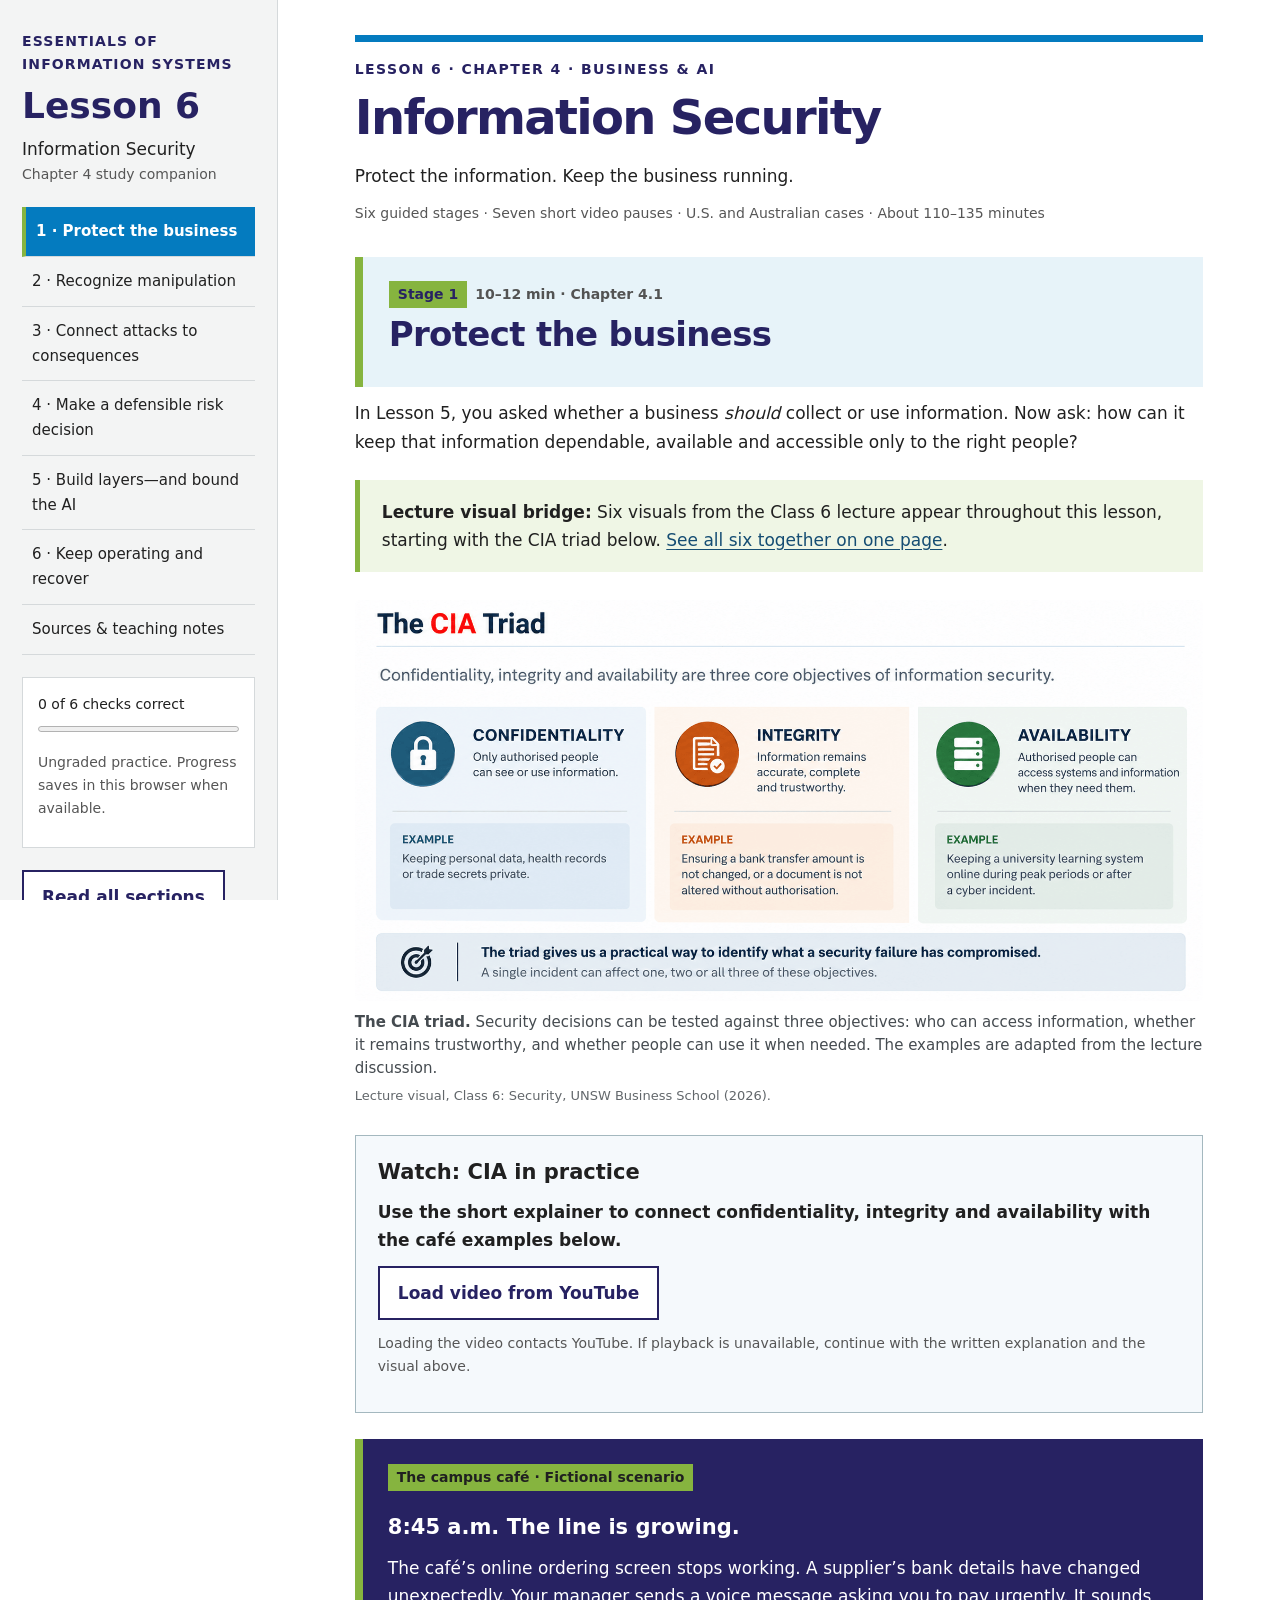
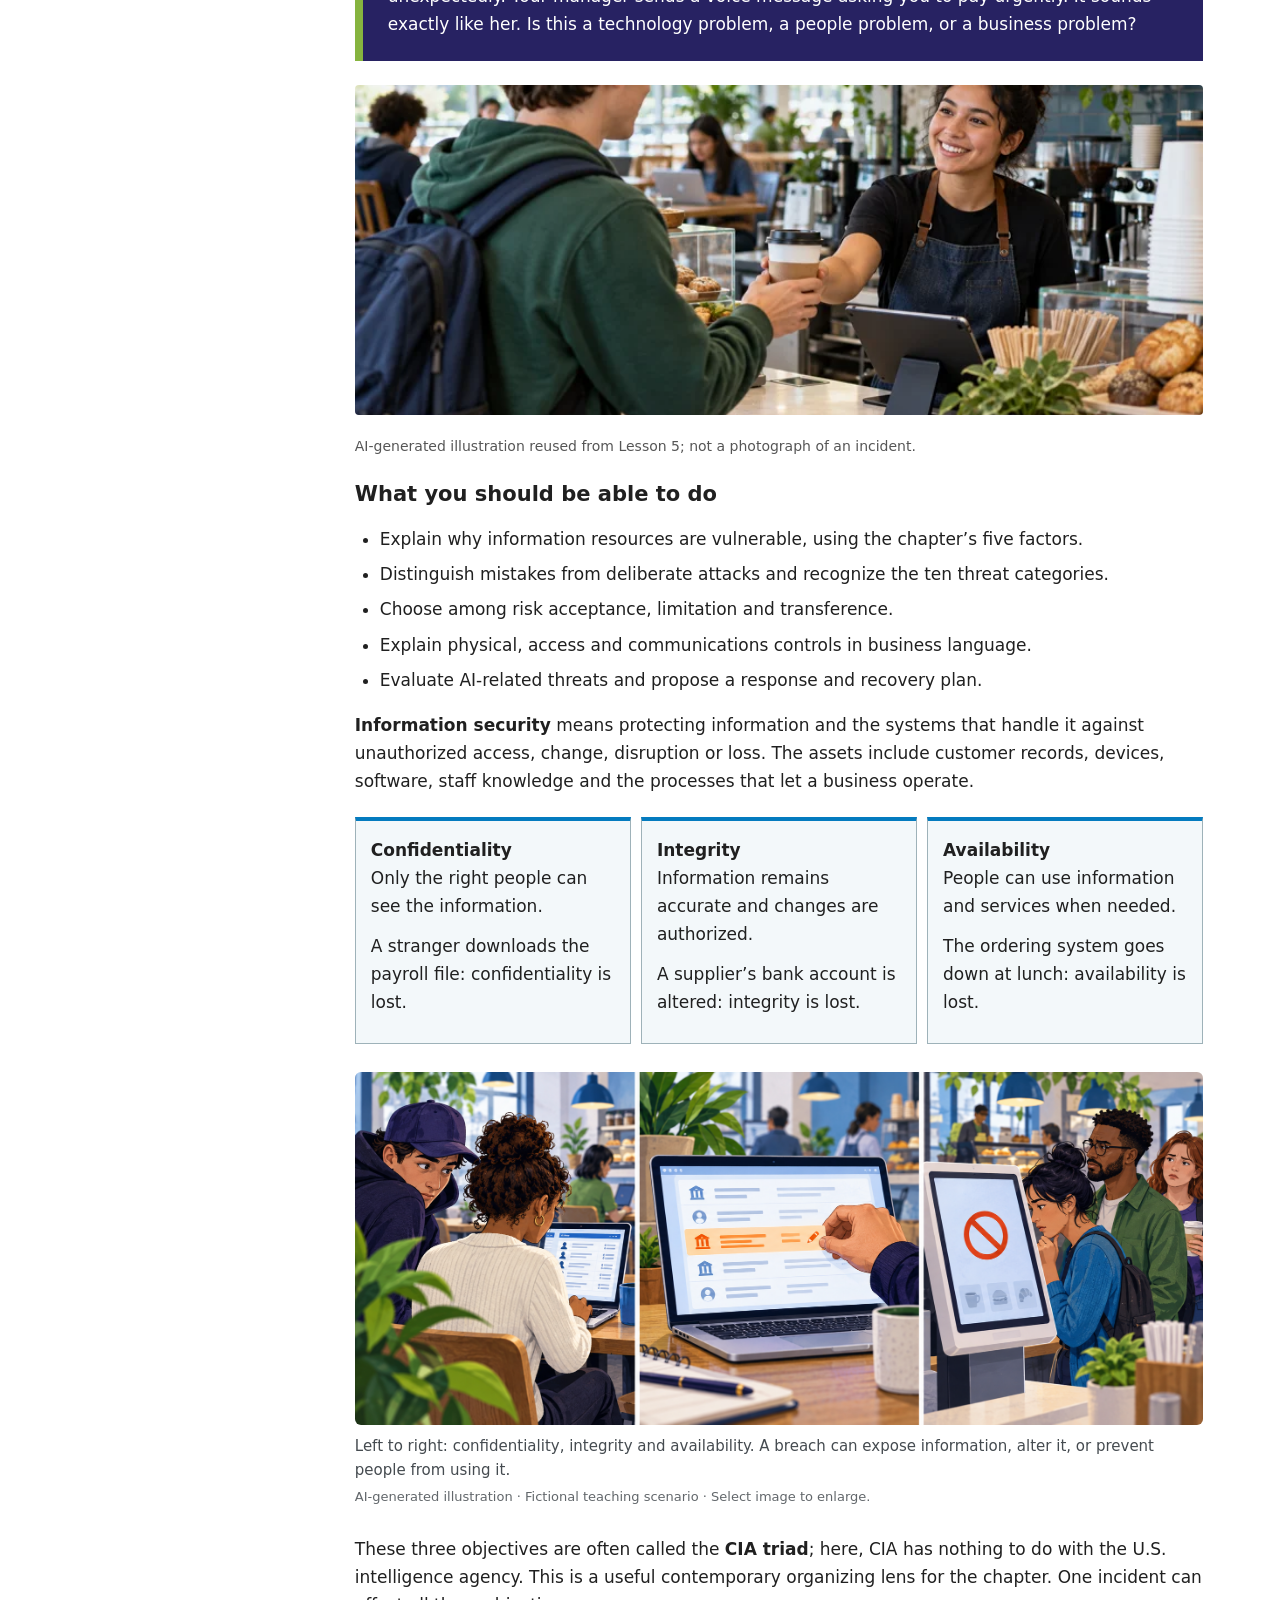
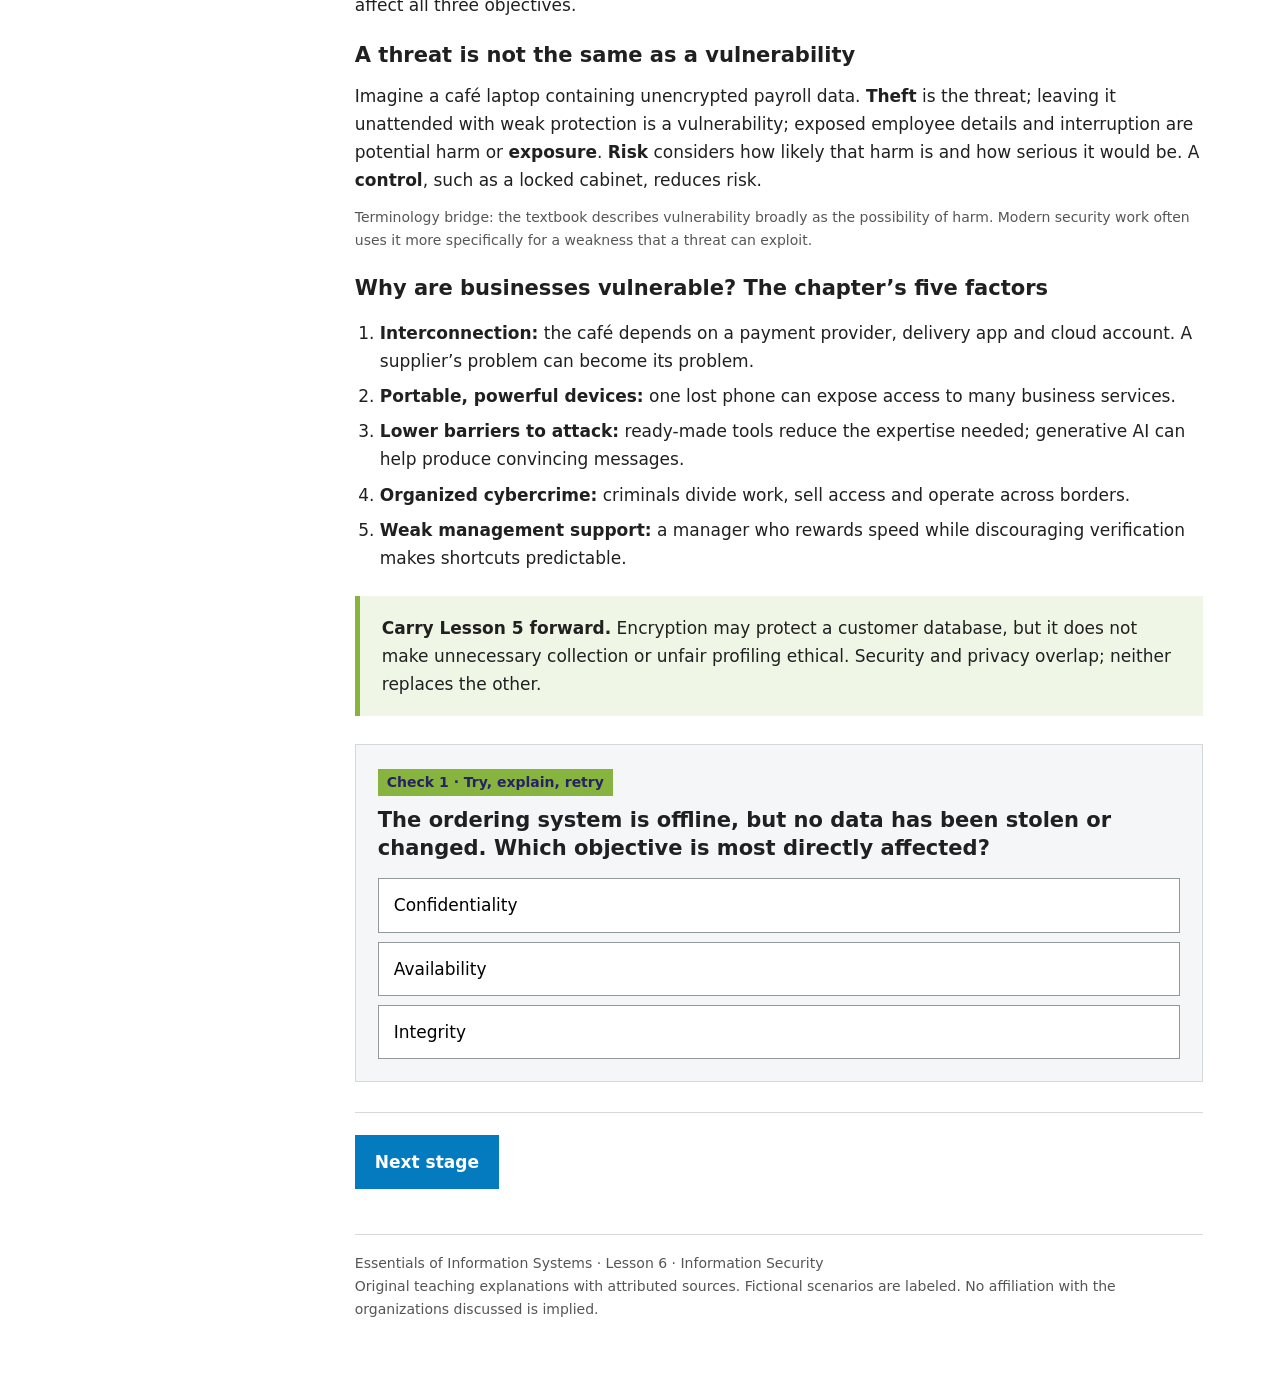
<file: index.html>
<!doctype html><html lang="en"><head><meta charset="utf-8"><meta name="viewport" content="width=device-width,initial-scale=1"><meta name="description" content="Lesson 6: Information Security. A Chapter 4 companion for business students, with AI cases, short video pauses and practical activities."><title>Lesson 6 · Information Security</title><style>
:root{--accent:#047bbf;--brand:#272262;--leaf:#86b43f;--ink:#202020;--muted:#565656;--line:#d5d9db;--blue:#e7f3f9;--paper:#fff;--green:#edf5e3;--red:#fff0e9}*{box-sizing:border-box}html{scroll-behavior:smooth}body{margin:0;font:17px/1.65 system-ui,-apple-system,BlinkMacSystemFont,"Segoe UI",sans-serif;color:var(--ink);background:var(--paper)}a{color:#154d73;text-underline-offset:3px}button{font:inherit;cursor:pointer}button:disabled{cursor:default;color:#676767;background:#eee;border-color:#ddd}button,a,input,textarea,summary{outline-offset:5px}button:focus-visible,a:focus-visible,summary:focus-visible,textarea:focus-visible{outline:3px solid #185879}.skip{position:absolute;left:10px;top:-70px;background:white;padding:10px;z-index:10}.skip:focus{top:10px}aside{width:278px;position:fixed;inset:0 auto 0 0;background:#f3f4f4;border-right:1px solid var(--line);padding:30px 22px;overflow:auto}aside .brand{font-size:14px;font-weight:800;letter-spacing:.08em}.day{font-size:36px;font-weight:850;margin:10px 0 0;line-height:1.1}.subtitle{margin:12px 0 22px;line-height:1.4}nav a{display:block;padding:12px 10px;border-bottom:1px solid var(--line);color:var(--ink);text-decoration:none;font-size:15px}nav a.active{background:var(--accent);font-weight:750;border-left:4px solid var(--ink)}.progressbox{margin:22px 0;padding:15px;background:white;border:1px solid var(--line);font-size:14px}.progressbox progress{width:100%;accent-color:var(--accent);height:12px}.small{font-size:14px;color:var(--muted)}main{margin-left:278px;padding:35px 6vw 70px;max-width:1400px}.topline{font-size:14px;font-weight:800;letter-spacing:.1em;text-transform:uppercase}header{border-top:7px solid var(--accent);padding-top:16px;margin-bottom:32px}h1{font-size:clamp(32px,4vw,48px);line-height:1.12;letter-spacing:-.035em;margin:10px 0 17px}h2{font-size:29px;line-height:1.25;letter-spacing:-.02em;margin:32px 0 16px}h3{font-size:21px;line-height:1.35;margin:22px 0 10px}p{margin:12px 0}section{display:none}section.active{display:block}.stagehead{background:var(--blue);padding:22px 26px;border-left:8px solid var(--accent)}.stagehead h2{margin:5px 0 10px;font-size:34px}.stagehead p{margin:0}.tag{font-size:14px;font-weight:750;display:inline-block;background:var(--accent);padding:3px 9px;line-height:1.5}.time{font-size:14px;font-weight:650;color:#535353;margin-left:8px}.callout{padding:18px 22px;background:#eff6e5;border-left:5px solid var(--leaf);margin:24px 0}.scenario{background:var(--ink);color:white;padding:23px 25px;border-left:8px solid var(--accent);margin:24px 0}.scenario p{margin-bottom:0}.scenario .tag{color:var(--ink)}.grid{display:grid;grid-template-columns:1fr 1fr;gap:22px;margin:24px 0}.card{border-top:4px solid var(--ink);padding:5px 0 14px}.card h3{margin-top:14px}.tablewrap{overflow-x:auto;margin:22px 0}table{border-collapse:collapse;width:100%;font-size:16px}th,td{border:1px solid var(--line);padding:13px 15px;text-align:left;vertical-align:top}th{background:#eef3f5}ul,ol{padding-left:25px}li{margin:7px 0}details{border:1px solid var(--line);margin:18px 0;padding:14px 18px}summary{cursor:pointer;font-weight:750}details p:last-child{margin-bottom:0}.check{background:#f4f6f7;border:1px solid var(--line);padding:22px;margin:28px 0}.check h3{margin-top:10px}.options{display:grid;gap:9px;margin-top:16px}.option{background:white;text-align:left;padding:12px 15px;border:1px solid #91999c}.option:hover{border-color:var(--ink);background:#e8f3f9}.option.chosen{border:2px solid var(--ink)}.feedback{display:none;padding:13px 15px;margin-top:15px}.feedback.show{display:block}.feedback.correct{background:var(--green);border-left:4px solid #256840}.feedback.incorrect{background:var(--red);border-left:4px solid #ad4e20}.actions{border-top:1px solid var(--line);padding-top:22px;margin-top:30px;display:flex;align-items:center;gap:15px;flex-wrap:wrap}.primary,.secondary{border:2px solid var(--ink);padding:11px 18px;font-weight:750}.primary{background:var(--accent)}.secondary{background:white}.actions .small{flex:1;min-width:180px}.source{font-size:14px;margin-top:14px;color:#555}.case{border:1px solid #a4b8bf;border-top:6px solid var(--ink);padding:22px 24px;margin:25px 0}.case h3{font-size:26px;margin-top:8px}.evidence{background:#f0f4f5;padding:12px 15px;font-size:15px}.casequestions{background:#eff6e5;padding:14px 18px;margin-top:18px}.lens{border-left:5px solid #222;padding-left:18px}.number{background:var(--accent);display:inline-block;padding:1px 9px;font-weight:850;margin-right:7px}.lawlabel{font-weight:800;color:#185879}.definition{font-weight:750}.work{background:#edf5f7;padding:22px;margin-top:25px}.work textarea{display:block;width:100%;min-height:110px;font:inherit;line-height:1.5;padding:12px;border:1px solid #87999f;margin-top:8px;resize:vertical}.work label{display:block;font-weight:700;margin-top:20px}.work textarea::placeholder{color:#626262}.sources li{margin-bottom:16px}footer{border-top:1px solid var(--line);margin-top:45px;padding-top:17px;font-size:14px;color:#555}.complete{padding:18px;background:var(--green);margin-top:20px}.flow{display:grid;grid-template-columns:repeat(3,1fr);gap:10px;margin:22px 0}.flow div{border:1px solid #9eb2b9;padding:15px;background:#f3f8fa}.flow strong{display:block}.checklist{list-style:none;padding:0}.checklist li{padding:8px 0;border-bottom:1px solid var(--line)}.checklist li:before{content:'✓';margin-right:12px;font-weight:800}.noscript{background:#fff0e9;padding:20px}.readall section{display:block;border-top:4px solid #222;margin-top:40px}.readall .actions{display:none}h1,h2,.brand,.day,.topline{color:var(--brand)}nav a.active{color:white;border-left-color:var(--leaf)}.tag{background:var(--leaf);color:var(--brand)}.stagehead{border-left-color:var(--leaf)}.scenario{background:var(--brand);border-left-color:var(--leaf)}.primary{background:var(--accent);border-color:var(--accent);color:white}.secondary{border-color:var(--brand);color:var(--brand)}.card{border-top-color:var(--brand)}.case{border-top-color:var(--brand)}.number{background:var(--leaf);color:var(--brand)}th{background:#e8f3f9}.lens{border-left-color:var(--leaf)}@media(max-width:900px){aside{position:relative;width:100%;padding:20px}.day{font-size:26px}aside .subtitle{margin-bottom:10px}nav{display:flex;flex-wrap:wrap;gap:6px}nav a{border:1px solid var(--line);padding:7px 10px}.progressbox{margin:12px 0}main{margin-left:0;padding:25px 6vw}.grid{grid-template-columns:1fr}.flow{grid-template-columns:1fr}.stagehead h2{font-size:28px}}@media print{aside,.actions,.options,.feedback,.noprint,header button{display:none!important}main{margin:0;padding:0;max-width:none}section{display:block!important;break-before:page}section:first-of-type{break-before:auto}header{margin-bottom:20px}body{font-size:11pt;line-height:1.5}h1{font-size:26pt}h2,.stagehead h2{font-size:20pt}h3{font-size:15pt}.grid{display:block}.scenario{color:#222;background:white;border:1px solid #222}.case,.check,details{break-inside:avoid}details>*{display:block!important}textarea{min-height:80px}.stagehead{background:white}a{color:#222}.source{font-size:9pt}footer{font-size:9pt}}
.lesson-video{margin:26px 0;padding:20px;border:1px solid var(--line);border-top:4px solid var(--accent)}.lesson-video h3{margin-top:0}.video-frame{aspect-ratio:16/9;width:100%;margin:15px 0;background:#111}.video-frame iframe{width:100%;height:100%;border:0;display:block}.video-frame[hidden]{display:none}.video-prompt{font-weight:650}@media print{.video-frame,.load-video,.video-notice{display:none!important}.lesson-video{break-inside:avoid}}figure.learning-image{margin:16px 0 20px}figure.learning-image img{display:block;width:100%;height:auto;border-radius:6px}figure.learning-image figcaption{font-size:14px;line-height:1.5;color:var(--muted);margin-top:8px}.scenario-intro{display:grid;grid-template-columns:minmax(0,1fr) 320px;gap:25px;align-items:center}.scenario-intro .learning-image{margin:0}.scenario-intro figcaption{color:#e4e8ef}.case-image{float:right;width:280px;margin:0 0 20px 24px!important}.case:after{content:"";display:block;clear:both}.card .learning-image{max-width:380px}@media(max-width:1100px){.scenario-intro{grid-template-columns:1fr}.scenario-intro .learning-image{max-width:320px}}@media(max-width:700px){.scenario-intro{grid-template-columns:1fr}.scenario-intro .learning-image{max-width:420px}.case-image{float:none;width:100%;max-width:420px;margin:16px 0!important}}@media print{figure.learning-image{max-width:230px;break-inside:avoid}.scenario-intro{display:block}.scenario-intro figcaption{color:#555}.case-image{width:180px}}.lesson-audio{clear:both;margin:22px 0;padding:18px 20px;background:var(--blue);border-left:4px solid var(--accent)}.lesson-audio h4{margin:0 0 8px;font-size:18px}.lesson-audio audio{display:block;width:100%;margin:12px 0}.lesson-audio .small{overflow-wrap:anywhere}@media print{.lesson-audio audio{display:none}} .lesson-intro{margin:24px 0}.lesson-intro video{display:block;width:100%;height:auto;aspect-ratio:16/9;background:#111;border-radius:6px}.lesson-intro h3{margin-top:0}@media print{.lesson-intro video{display:none}} 
.lesson-video{border:1px solid #a4b8bf;padding:22px;margin:26px 0;background:#f5f9fc}.video-frame{aspect-ratio:16/9;margin-top:15px}.video-frame iframe{width:100%;height:100%;border:0}.flow div{border-top:4px solid var(--accent)}.scenario h3{color:white}.case .tag{margin-bottom:5px}.term{font-weight:750}label{display:block}input[type=range]{width:100%}.riskbox{padding:24px;background:var(--blue);margin:25px 0}.riskbox output{font-size:24px;font-weight:800;color:var(--brand)}.illustration{width:100%;max-height:330px;object-fit:cover;border-radius:4px}details[open]{background:#fbfcfd}.badge{font-size:14px;color:#43525a}.worksheet textarea{display:block;width:100%;min-height:110px;font:inherit;padding:12px;margin:10px 0 25px;border:1px solid #87999f}.worksheet label{font-weight:700}.glossary{columns:2;column-gap:35px}.glossary p{break-inside:avoid}body:not(.js) section{display:block}.noscript{display:block}@media(max-width:800px){aside{position:static;width:auto;padding:20px}main{margin:0;padding:25px 20px}.grid,.flow{grid-template-columns:1fr}.glossary{columns:1}.stagehead{padding:18px}.stagehead h2{font-size:28px}}@media print{aside,.noprint,.actions,.load-video,.video-frame{display:none!important}main{margin:0;padding:0;max-width:none}section{display:block!important}details>*{display:block!important}section{break-before:page}section:first-of-type{break-before:auto}h2,h3{break-after:avoid}.check,.case,.lesson-video{break-inside:auto}textarea{min-height:90px}body{font-size:11pt}.glossary{columns:1}.scenario h3{color:#222}.options{display:grid!important}.option{color:#222;background:white}.riskbox{break-inside:avoid}}@media(prefers-reduced-motion:reduce){html{scroll-behavior:auto}}.lesson-figure{margin:28px 0;max-width:100%}.lesson-figure img{display:block;width:100%;height:auto;border-radius:6px}.lesson-figure figcaption{font-size:15px;line-height:1.55;color:#454b50;margin-top:10px}.lesson-figure .image-origin{display:block;font-size:13px;margin-top:5px;color:#62676b}@media print{.lesson-figure{break-inside:avoid;max-width:640px}.lesson-figure img{max-height:250px;object-fit:contain;object-position:left}.lesson-figure figcaption{font-size:9pt}}</style><link rel="stylesheet" href="assets/cognitive-security.css"></head><body><a class="skip" href="#main-content">Skip to lesson</a><aside><div class="brand">ESSENTIALS OF<br>INFORMATION SYSTEMS</div><div class="day">Lesson 6</div><p class="subtitle">Information Security<br><span class="small">Chapter 4 study companion</span></p><nav id="navigation" aria-label="Lesson sections"></nav><div class="progressbox"><label for="progress" id="progress-text">0 of 6 checks correct</label><progress id="progress" value="0" max="6"></progress><p class="small" id="storage-note">Ungraded practice. Progress saves in this browser when available.</p></div><button class="secondary" id="read-all" aria-pressed="false">Read all sections</button></aside><main id="main-content" tabindex="-1"><header><div class="topline">Lesson 6 · Chapter 4 · Business & AI</div><h1>Information Security</h1><p>Protect the information. Keep the business running.</p><p class="small">Six guided stages · Seven short video pauses · U.S. and Australian cases · About 110–135 minutes</p></header><noscript><p class="noscript">All lesson text is available below. Enable JavaScript for navigation, checks, local saving and worksheet downloads.</p></noscript><section id="foundations" data-title="1 · Protect the business"><div class="stagehead"><span class="tag">Stage 1</span><span class="time">10–12 min · Chapter 4.1</span><h2>Protect the business</h2></div>
<p>In Lesson 5, you asked whether a business <em>should</em> collect or use information. Now ask: how can it keep that information dependable, available and accessible only to the right people?</p>
<p class="callout"><strong>Lecture visual bridge:</strong> Six visuals from the Class 6 lecture appear throughout this lesson, starting with the CIA triad below. <a href="lecture-visuals.html">See all six together on one page</a>.</p>
<figure class="lesson-figure" id="lecture-cia-triad"><img src="assets/lecture/cia-triad.png" alt="The CIA triad: confidentiality, integrity and availability, with everyday examples"><figcaption><strong>The CIA triad.</strong> Security decisions can be tested against three objectives: who can access information, whether it remains trustworthy, and whether people can use it when needed. The examples are adapted from the lecture discussion.</figcaption><span class="image-origin">Lecture visual, Class 6: Security, UNSW Business School (2026).</span></figure>
<div class="lesson-video" data-video="kPPFNrlN3zo" data-start="0" data-end="240"><h3>Watch: CIA in practice</h3><p class="video-prompt">Use the short explainer to connect confidentiality, integrity and availability with the café examples below.</p><button class="secondary load-video">Load video from YouTube</button><div class="video-frame" hidden></div><p class="small video-notice">Loading the video contacts YouTube. If playback is unavailable, continue with the written explanation and the visual above.</p></div>
<div class="scenario"><span class="tag">The campus café · Fictional scenario</span><h3>8:45 a.m. The line is growing.</h3><p>The café’s online ordering screen stops working. A supplier’s bank details have changed unexpectedly. Your manager sends a voice message asking you to pay urgently. It sounds exactly like her. Is this a technology problem, a people problem, or a business problem?</p></div>
<img class="illustration" src="assets/cafe.webp" alt="Illustration of a campus café, the setting for the fictional business scenarios"><p class="small">AI-generated illustration reused from Lesson 5; not a photograph of an incident.</p>
<h3>What you should be able to do</h3><ul><li>Explain why information resources are vulnerable, using the chapter’s five factors.</li><li>Distinguish mistakes from deliberate attacks and recognize the ten threat categories.</li><li>Choose among risk acceptance, limitation and transference.</li><li>Explain physical, access and communications controls in business language.</li><li>Evaluate AI-related threats and propose a response and recovery plan.</li></ul>
<p><strong>Information security</strong> means protecting information and the systems that handle it against unauthorized access, change, disruption or loss. The assets include customer records, devices, software, staff knowledge and the processes that let a business operate.</p>
<div class="flow" aria-label="Three security objectives with café examples"><div><strong>Confidentiality</strong>Only the right people can see the information.<p>A stranger downloads the payroll file: confidentiality is lost.</p></div><div><strong>Integrity</strong>Information remains accurate and changes are authorized.<p>A supplier’s bank account is altered: integrity is lost.</p></div><div><strong>Availability</strong>People can use information and services when needed.<p>The ordering system goes down at lunch: availability is lost.</p></div></div>
<figure class="lesson-figure" id="figure-security-objectives"><a href="assets/security-objectives.png" target="_blank" rel="noopener" aria-label="Open illustration at full size: security objectives"><img src="assets/security-objectives.png" width="1942" height="809" loading="lazy" decoding="async" alt="Three café scenes show an unauthorized observer viewing payroll, a supplier bank record being changed, and customers unable to use an ordering terminal."></a><figcaption>Left to right: confidentiality, integrity and availability. A breach can expose information, alter it, or prevent people from using it.<span class="image-origin">AI-generated illustration · Fictional teaching scenario · Select image to enlarge.</span></figcaption></figure><p>These three objectives are often called the <strong>CIA triad</strong>; here, CIA has nothing to do with the U.S. intelligence agency. This is a useful contemporary organizing lens for the chapter. One incident can affect all three objectives.</p>
<h3>A threat is not the same as a vulnerability</h3><p>Imagine a café laptop containing unencrypted payroll data. <strong>Theft</strong> is the threat; leaving it unattended with weak protection is a vulnerability; exposed employee details and interruption are potential harm or <strong>exposure</strong>. <strong>Risk</strong> considers how likely that harm is and how serious it would be. A <strong>control</strong>, such as a locked cabinet, reduces risk.</p><p class="small">Terminology bridge: the textbook describes vulnerability broadly as the possibility of harm. Modern security work often uses it more specifically for a weakness that a threat can exploit.</p>
<h3>Why are businesses vulnerable? The chapter’s five factors</h3><ol><li><strong>Interconnection:</strong> the café depends on a payment provider, delivery app and cloud account. A supplier’s problem can become its problem.</li><li><strong>Portable, powerful devices:</strong> one lost phone can expose access to many business services.</li><li><strong>Lower barriers to attack:</strong> ready-made tools reduce the expertise needed; generative AI can help produce convincing messages.</li><li><strong>Organized cybercrime:</strong> criminals divide work, sell access and operate across borders.</li><li><strong>Weak management support:</strong> a manager who rewards speed while discouraging verification makes shortcuts predictable.</li></ol>
<div class="callout"><strong>Carry Lesson 5 forward.</strong> Encryption may protect a customer database, but it does not make unnecessary collection or unfair profiling ethical. Security and privacy overlap; neither replaces the other.</div>
<div class="check" data-check="0"><span class="tag">Check 1 · Try, explain, retry</span><h3>The ordering system is offline, but no data has been stolen or changed. Which objective is most directly affected?</h3><div class="options"></div><noscript><ol><li>Confidentiality</li><li>Availability</li><li>Integrity</li></ol><p><strong>Answer and explanation:</strong> Availability Correct. Customers and staff cannot use the service when they need it.</p></noscript><div class="feedback" role="status" aria-live="polite"></div></div><div class="actions noprint"><button class="primary" data-go="people">Next stage</button></div></section><section id="people" data-title="2 · Recognize manipulation"><div class="stagehead"><span class="tag">Stage 2</span><span class="time">37–50 min · Chapter 4.2 + cognitive security</span><h2>Recognize manipulation</h2></div>
<p>A staff member attaches the wrong payroll file to an email. That is an <strong>unintentional mistake</strong>. A criminal pretending to be a supplier persuades that person to send it. The criminal is carrying out a <strong>deliberate social engineering attack</strong>, even if the employee’s error is unintentional.</p>
<p><strong>Social engineering</strong> is manipulation of people to obtain access, information or action. It exploits trust, urgency, authority and helpfulness. Better training matters, but so do workload, clear procedures, usable systems and managers who support staff when they pause.</p>
<div class="grid"><div class="card"><h3>Recognize the channel</h3><p><strong>Phishing:</strong> a deceptive message seeking a click, secret or action. <strong>Spear phishing:</strong> tailored to a particular target. <strong>Smishing:</strong> through text messages. <strong>Vishing:</strong> through voice calls or messages.</p><p>Perfect spelling does not prove legitimacy. AI can make a fraudulent message fluent and personal.</p></div><div class="card"><h3>Recognize the situation</h3><p><strong>Tailgating:</strong> following an authorized person through a locked door. <strong>Shoulder surfing:</strong> observing a screen or keyboard. An impressive badge or familiar voice is a claim of identity, not reliable proof.</p><p>A helpful employee needs an easy way to verify visitors and report suspicious requests.</p></div></div>
<div class="cs-module" id="cognitive-security">
<div class="cs-intro"><span class="tag">Human-centred security · Contemporary extension</span><h2>Cognitive Security + Digital Wellness</h2><p class="cs-lead">Protect the attention and judgement that secure decisions depend on.</p><p><strong>People are components of information systems.</strong> Hardware, software, data, networks and procedures work with people who interpret messages, approve changes and respond to problems. A technically secure account can still be compromised if someone is persuaded to approve an unexpected login.</p><p>Here, <strong>cognitive security</strong> is a human-centred lens on protecting attention, judgement and decision-making. It helps explain how the conditions around a person can affect information security. It is <strong>not a fourth CIA objective</strong>: confidentiality, integrity and availability remain the outcomes we protect.</p></div>
<figure class="cs-system"><div class="cs-system-row"><div><span aria-hidden="true">01</span><strong>Technology & data</strong>Devices · apps · records</div><div class="cs-person"><span aria-hidden="true">02</span><strong>People</strong>Attention · judgement · decisions</div><div><span aria-hidden="true">03</span><strong>Processes & context</strong>Workload · rules · support</div></div><figcaption>These parts act together. Protecting people’s capacity to decide supports confidentiality, integrity and availability across the system.</figcaption></figure>
<figure class="lesson-figure" id="lecture-sociotechnical"><a href="assets/lecture/sociotechnical-security.png" target="_blank" rel="noopener" aria-label="Open lecture visual at full size: sociotechnical"><img src="assets/lecture/sociotechnical-security.png" width="1600" height="908" loading="lazy" decoding="async" alt="Three panels: a staff member under pressure receives an urgent sign-in email; a weak process leaves colleagues unsure how to check; the entered password reaches an attacker and exposes shared organisational data."></a><figcaption><strong>Security is a sociotechnical problem.</strong> A person decides under pressure, a weak process offers no easy way to check, and technology turns that decision into an incident. The failure comes from how people, processes and technology interact.<span class="image-origin">Lecture visual, Class 6: Security, UNSW Business School (2026) · Select image to enlarge.</span></figcaption></figure>
<p class="small">Allow an additional 25–35 minutes including discussion. Activities are fictional, ungraded and untimed; you can read every debrief instead. They illustrate possibilities, not diagnose your attention or predict whether you will be scammed.</p>
<h3>1 · Recognise an everyday moment</h3><p>For each card, decide what you would do before opening its debrief. Ask both “What can I change?” and “What should the system change?”</p><div class="cs-cards">
<article class="cs-vignette"><span class="tag">Attention switching</span><h4>“Where was I?”</h4><p>You’re checking an invoice between a group-chat reply, a lecture alert and a café shift message. You return to the invoice and skim past changed bank details.</p><p><strong>Your decision:</strong> finish quickly, or pause and recheck the change?</p><details><summary>Reveal the security connection</summary><p>Switching tasks requires you to recover context. <strong>Cognitive load</strong> is the mental demand a task and its environment place on limited working-memory resources. The classroom risk is a missed discrepancy leading to an unauthorized payment change: an <strong>integrity</strong> problem.</p><p>Protect a short verification window; designers should highlight what changed, and managers should allow time for independent approval.</p></details></article>
<article class="cs-vignette"><span class="tag">Security fatigue</span><h4>“Just let me get on with it.”</h4><p>After a series of routine prompts, another approval request arrives. You did not start this login. It looks much like the earlier prompts.</p><p><strong>Your decision:</strong> approve to clear it, or deny and investigate?</p><details><summary>Reveal the security connection</summary><p>Repetition can encourage automatic responses; <strong>security fatigue</strong> describes weariness and disengagement around security demands. They are related ideas, not identical diagnoses. Approving an attacker’s login could expose private records (<strong>confidentiality</strong>) and permit changes or deletion (<strong>integrity/availability</strong>).</p><p>Deny unexpected requests and report through a known channel. Designers should reduce unnecessary prompts and distinguish consequential ones; organisations should provide usable authentication and support.</p></details></article>
<article class="cs-vignette"><span class="tag">Persuasion & urgency</span><h4>“Your account closes in ten minutes.”</h4><p>A message says your student account will be suspended unless you enter your password now. It uses the university logo and a convincing tone.</p><p><strong>Your decision:</strong> use its link, or open the university service independently?</p><details><summary>Reveal the security connection</summary><p>Urgency and apparent authority can narrow deliberation. This is <strong>social engineering</strong>; stolen credentials threaten confidentiality and may enable unauthorized changes or lockout.</p><p>Use a saved or independently verified service address. Institutions should make legitimate alerts recognisable and offer a simple reporting route without punishing someone who asks for help.</p></details></article>
<article class="cs-vignette"><span class="tag">AI reliance</span><h4>“The assistant checked it.”</h4><p>An AI summary says a supplier’s new account is safe because the invoice looks professional. You are tempted to accept the polished answer.</p><p><strong>Your decision:</strong> accept its confidence, or identify what it actually verified?</p><details><summary>Reveal the security connection</summary><p><strong>Cognitive offloading</strong> means using tools to carry part of a mental task; notes, reminders and AI can help. Over-reliance arises when assistance replaces necessary judgement. A fluent summary is not evidence of payment authority: an <strong>integrity</strong> risk. Uploading confidential records to an unapproved AI service also risks <strong>confidentiality</strong>.</p><p>Check original evidence and permissions. Designers should expose sources and uncertainty; organisations should define approved tools and enforce payment boundaries outside the AI.</p></details></article></div>
<h3>2 · Make room for the consequential message</h3><div class="cs-activity" id="cs-notifications"><span class="tag">Notification challenge · No timer</span><p>You are studying and covering the café’s accounts. Which notification most needs a secure response? All notifications below are simulated; none opens a real service.</p><div class="cs-inbox">
<button class="cs-notice" data-notice="ordinary"><strong>Study group</strong><span>Three new messages about tomorrow’s slides</span></button>
<button class="cs-notice" data-notice="ordinary"><strong>Campus café</strong><span>This week’s specials are ready to view</span></button>
<button class="cs-notice" data-notice="ordinary"><strong>Course app</strong><span>Your lecture recording is available</span></button>
<button class="cs-notice" data-notice="security"><strong>Account sign-in</strong><span>Approve a new sign-in? You have not tried to log in.</span></button>
<button class="cs-notice" data-notice="ordinary"><strong>Social app</strong><span>A friend tagged you in a photo</span></button>
<button class="cs-notice" data-notice="ordinary"><strong>Shopping app</strong><span>Your saved item is back in stock</span></button></div><div class="cs-tools"><button class="secondary" id="cs-quiet" aria-pressed="false">Compare a quieter view</button><button class="secondary" id="cs-notice-reset">Reset challenge</button></div><p id="cs-notice-feedback" class="cs-response" role="status">Choose a notification, or open the written debrief below.</p><details><summary>Written challenge alternative and debrief</summary><p>The list contains study, café, course, login, social and shopping messages. The consequential item is an unexpected login approval. Deny it, then investigate or report through a trusted route; do not simply approve or follow a message link.</p><p>The quieter view hides the five routine messages while retaining the login request. Compare the effort of noticing it. In practice, batch nonessential updates while preserving urgent security and accessibility needs. This comparison is a teaching illustration, not a controlled experiment: repetition and knowing the answer can also make the second view easier.</p><p><strong>IS consequence:</strong> fewer competing demands can make a verification step easier to perform; usable authentication and reporting still matter.</p></details></div>
<div class="lesson-video" data-video="C74amJRp730" data-end="120"><span class="tag">Cognitive security · Video pause</span><h3>Tristan Harris · How a handful of tech companies control billions of minds every day</h3><p class="small">Suggested excerpt: 0:00–2:00, then pause and discuss. The full talk is longer.</p><p><strong>Before watching:</strong> Which design choices invite you to keep attending to a service?</p><button class="secondary load-video">Load two-minute excerpt</button> <a href="https://www.youtube.com/watch?v=C74amJRp730" target="_blank" rel="noopener">Open full talk</a><div class="video-frame" hidden></div><details><summary>Written alternative and reflection</summary><p>Services can compete for attention through notifications, autoplay and other persuasive design. The security lesson is to examine the environment around a decision, including whose incentives shape it. Harris presents an argument about design; this talk is not an experiment measuring security breaches.</p><p><strong>Discuss:</strong> Name one interruption a designer could remove while retaining an important account warning. Who has the power to make that change?</p></details><p class="small">Loads YouTube only on request, with no autoplay. Captions use the player’s CC control where available. This written alternative is an original teaching explanation, not a transcript.</p></div><figure class="lesson-figure" id="lecture-security-intervention"><a href="assets/lecture/security-intervention.png" target="_blank" rel="noopener" aria-label="Open lecture visual at full size: security intervention"><img src="assets/lecture/security-intervention.png" width="1600" height="900" loading="lazy" decoding="async" alt="Four panels showing intervention points for an urgent supplier payment request: people given time to verify, a supplier payment procedure, a system that blocks the payment pending a second approver, and a manager thanking an employee for checking."></a><figcaption><strong>Where should security have intervened?</strong> The same urgent payment request can be stopped at four points: people with time to verify, a clear process, system design that requires a second approver, and a culture where leaders reward checking over speed.<span class="image-origin">Lecture visual, Class 6: Security, UNSW Business School (2026) · Select image to enlarge.</span></figcaption></figure>
<h3>3 · Follow the chain—and find a place to intervene</h3><div class="cs-activity"><label for="cs-scenario"><strong>Choose a fictional situation</strong></label><select id="cs-scenario"><option value="urgent">Urgent account message</option><option value="switching">Switching while checking an invoice</option><option value="fatigue">Repeated approval requests</option><option value="ai">An AI recommendation</option></select><div class="cs-chain" aria-label="Stages in the causal chain"><button data-chain="0" aria-pressed="true">1 · Environment <span aria-hidden="true">→</span></button><button data-chain="1" aria-pressed="false">2 · Cognition <span aria-hidden="true">→</span></button><button data-chain="2" aria-pressed="false">3 · Behaviour <span aria-hidden="true">→</span></button><button data-chain="3" aria-pressed="false">4 · IS consequence</button></div><p class="cs-response" id="cs-chain-result" role="status">Environment: a message threatens to close your account. Intervention: institutions provide trusted reporting and clear account notices.</p><details class="cs-reading"><summary>Read all four chains and intervention points</summary><ul>
<li><strong>Urgency:</strong> threatening message → time pressure → enter credentials through its link → account disclosure or lockout. Intervene with a trusted reporting route, a pause and independent verification.</li>
<li><strong>Switching:</strong> many notifications → attention shifts and context must be recovered → miss an invoice discrepancy → unauthorized change to payment data (integrity). Intervene with quiet verification time, visible change summaries and a second approver.</li>
<li><strong>Repetition:</strong> similar prompts → familiarity and weariness → approve an unexpected login → exposed records and unauthorized changes. Intervene with fewer unnecessary prompts, clear login context, denial/reporting and phishing-resistant authentication where feasible.</li>
<li><strong>AI:</strong> a confident recommendation → assumed authority → accept without evidence → incorrect records or payment decisions (integrity). Intervene with source access, uncertainty cues, independent checks and limited AI permissions.</li></ul><p>These are possible pathways, not inevitable reactions. A technical control can interrupt the chain even when a person makes a mistake.</p></details></div>
<h3>4 · Notice the prompt, not just the button</h3><div class="cs-activity" id="cs-fatigue"><span class="tag">Security-fatigue simulation</span><p>Four fictional prompts, one at a time. No real permission is granted. Take your time, skip to the debrief or stop whenever you want; there is no score.</p><div class="cs-prompt"><p id="cs-prompt-count">Prompt 1 of 4</p><h4 id="cs-prompt-text">Save your preferred text size on this device?</h4><div class="cs-tools"><button class="secondary" id="cs-allow">Allow</button><button class="secondary" id="cs-deny">Decline / pause</button></div></div><p id="cs-fatigue-feedback" class="cs-response" role="status">Read what is being requested before deciding.</p><button class="secondary" id="cs-fatigue-reset">Restart simulation</button><details><summary>Skip / read every prompt and the debrief</summary><ol><li>Save your preferred text size on this device?</li><li>Remember the lesson’s colour theme on this device?</li><li>Keep your reading position on this device?</li><li>Approve a new sign-in to the café’s payroll account? You did not initiate it.</li></ol><p>The first three requests concern low-consequence preferences; the last authorizes account access. <strong>Deny an uninitiated login and report it through a known channel.</strong> Repeated real-world login prompts can themselves be an attack.</p><p>Did you read each request, or begin to expect another routine one? Either response is useful to discuss. Four classroom clicks cannot induce or measure chronic fatigue. The design lesson is to reduce avoidable decisions, make consequences clear and preserve safe stopping points. The responsibility belongs to the system as well as the person.</p></details></div>
<div class="lesson-video cs-nist"><span class="tag">Cognitive security · Video pause</span><h3>NIST · Cybersecurity Fatigue</h3><p class="small">Mary Theofanos · 2016 · Watch the opening two minutes, or to the end if shorter, then pause manually.</p><p><strong>Before watching:</strong> What happens when security asks people to make more decisions than they can comfortably manage?</p><p><a href="https://www.nist.gov/video/cybersecurity-fatigue" target="_blank" rel="noopener">Watch Cybersecurity Fatigue on NIST</a></p><p class="small">Opens NIST and its external video player. A reliable excerpt endpoint was not verified, so this pause uses the publisher’s page. Playback and captions depend on that player.</p><details><summary>Written alternative and reflection</summary><p>NIST describes weariness around ongoing security decisions. People may disengage when demands feel overwhelming. In its qualitative study, fatigue emerged in interviews rather than from a controlled manipulation of workload; this does not establish how common fatigue is in all users.</p><p><strong>Discuss:</strong> redesign one prompt or workplace process so that secure action is easier. For example, remove redundant confirmations but retain a distinct, informative authorization step for a sensitive change.</p></details></div>
<h3>5 · AI assistance still needs an evidence boundary</h3><div class="cs-activity"><span class="tag">AI-reliance activity</span><p>The same invoice goes to two fictional AI assistants. Decide which recommendation has an adequate basis for action.</p><div class="cs-cards"><article class="cs-vignette"><h4>A · Confident shortcut</h4><blockquote>“The invoice’s branding and professional language match the supplier. The new bank account is legitimate; update it now.”</blockquote><div class="cs-tools"><button class="secondary" data-ai="a-act">Act on A</button><button class="secondary" data-ai="a-check">Require evidence for A</button></div><p class="cs-response" id="cs-ai-a" role="status"></p></article><article class="cs-vignette"><h4>B · Bounded assistance</h4><blockquote>“The bank details differ from the approved record. I can flag the difference, but I cannot establish who authorized it. Verify through the supplier contact already on file before any change.”</blockquote><div class="cs-tools"><button class="secondary" data-ai="b-act">Use B to guide verification</button><button class="secondary" data-ai="b-check">Approve payment from B alone</button></div><p class="cs-response" id="cs-ai-b" role="status"></p></article></div><details><summary>Reveal the evidence boundary</summary><p>A infers identity and authority from appearance; that inference is unsupported. B describes a discrepancy and its own limits. B is useful for planning verification, but neither response proves the change is authorized.</p><p>Compare the original invoice and approved supplier record, call the established contact and follow the independent approval process. Keep sensitive documents in approved tools. AI can organise information; it should not acquire payment authority merely because its answer is fluent.</p></details><div class="cs-boundary"><div><strong>Delegate support</strong>Summarise · compare · flag</div><span aria-hidden="true">→</span><div><strong>Retain accountable decisions</strong>Verify sources · authorize · review</div></div><p class="small">This activity illustrates over-reliance. It does not show that using AI inevitably harms thinking.</p></div>
<h3>6 · Digital wellness is part of the working conditions</h3><p><strong>Digital wellness</strong> means shaping technology use to support wellbeing and sustainable functioning. Here, its security role is to help preserve cognitive capacity for decisions. It complements technical controls; it is not a promise that a rested person cannot be deceived.</p><div class="cs-responsibility"><article><span class="number">You</span><h4>Pause with a purpose</h4><p>Set a short focus window for consequential checks. Batch optional notifications. Take a break or ask for a second review when overloaded. Verify urgent requests independently and report mistakes promptly.</p></article><article><span class="number">Designers</span><h4>Make secure choices usable</h4><p>Reduce redundant prompts. Explain the action and consequence plainly. Use safe defaults, accessible warning design, visible changes and easy cancel/report paths. Show AI evidence and uncertainty.</p></article><article><span class="number">Organisations</span><h4>Make pausing possible</h4><p>Provide realistic workloads, protected breaks, clear approval routes and approved tools. Support reporting without blame. Measure whether controls work in practice, not just whether staff completed training.</p></article></div><p class="callout"><strong>Shared responsibility:</strong> attackers are responsible for their deception. People deserve systems that remain protective under distraction, fatigue, disability and pressure. “Be more careful” is not an adequate control.</p>
<figure class="lesson-figure" id="lecture-security-responsibility"><a href="assets/lecture/security-responsibility.png" target="_blank" rel="noopener" aria-label="Open lecture visual at full size: security responsibility"><img src="assets/lecture/security-responsibility.png" width="1600" height="823" loading="lazy" decoding="async" alt="Five layers of security responsibility, from individual and team through organisation and partners to country and society, each with a guiding question and examples."></a><figcaption><strong>Security responsibility expands with the system.</strong> Responsibility runs from the individual and team through the organisation, its partners and suppliers, to essential services and public trust. Small decisions can have large consequences, and larger systems shape the conditions in which people decide.<span class="image-origin">Lecture visual, Class 6: Security, UNSW Business School (2026) · Select image to enlarge.</span></figcaption></figure>
<div class="lesson-video" data-video="Hu4Yvq-g7_Y" data-end="120"><span class="tag">Cognitive security · Video pause</span><h3>Chris Bailey · How to Get Your Brain to Focus</h3><p class="small">Suggested excerpt: 0:00–2:00, then pause and discuss. The full talk is longer.</p><p><strong>Before watching:</strong> What small change could reduce unnecessary stimulation while leaving you reachable for essential matters?</p><button class="secondary load-video">Load two-minute excerpt</button> <a href="https://www.youtube.com/watch?v=Hu4Yvq-g7_Y" target="_blank" rel="noopener">Open full talk</a><div class="video-frame" hidden></div><details><summary>Written alternative and reflection</summary><p>Bailey uses personal examples to invite reflection on distraction and focus. For this lesson, translate that invitation into one feasible experiment: a brief, protected verification period with nonessential alerts paused. Retain required security, care and accessibility communications. A talk’s personal experience is not proof that a particular habit prevents cyber incidents.</p><p><strong>Discuss:</strong> Choose a habit you can try, and a design or organisational change needed to make it realistic. How will you know whether it helped?</p></details><p class="small">Loads YouTube only on request, with no autoplay. Captions use the player’s CC control where available. This written alternative is an original teaching explanation, not a transcript.</p></div><div class="cs-activity cs-private" id="cs-checkup"><span class="tag">Private Cognitive Security Check-up</span><h3>Build a protection plan that fits your environment</h3><p>No score, diagnosis or submission. Select demands you recognise, then adapt one small habit. Avoid names, passwords and incident details. This check-up stays in memory unless you choose to save it on this device; it is separate from the lesson’s automatically saved worksheet.</p><fieldset><legend>Where does your environment make secure decisions harder?</legend>
<label><input type="checkbox" value="attention" class="cs-demand"> Notifications interrupt tasks that need careful checking.</label>
<label><input type="checkbox" value="prompts" class="cs-demand"> I sometimes clear repeated prompts without reading closely.</label>
<label><input type="checkbox" value="pressure" class="cs-demand"> Fatigue or urgency makes it difficult to pause.</label>
<label><input type="checkbox" value="ai" class="cs-demand"> I accept AI outputs before checking their basis.</label>
<label><input type="checkbox" value="support" class="cs-demand"> I am unsure how to verify or report a suspicious request.</label></fieldset>
<div id="cs-habits" class="cs-response" aria-live="polite"><p>Choose any relevant demands to see suggested habits. You can also write your own plan below.</p></div>
<label for="cs-plan"><strong>My protection plan</strong></label><p class="small">When [trigger], I will [small action] to protect [information/security outcome]. I need [design or organisational support]. I’ll review it [date/occasion] using [observable sign it helped].</p><textarea id="cs-plan" rows="5" placeholder="When I check a payment change, I’ll pause optional notifications and use a known supplier contact. I need my manager to allow a second review. After my next shift, I’ll check whether I completed the verification without rushing."></textarea>
<div class="cs-tools"><button class="secondary" id="cs-use-habits">Add suggested habits to my plan</button><button class="secondary" id="cs-save-plan">Save check-up on this device</button><button class="secondary" id="cs-download-plan">Download private plan</button><button class="secondary" id="cs-clear-plan">Clear check-up and saved copy</button></div><p id="cs-plan-status" role="status" class="small">Not saved by default. Anyone using this browser profile may be able to read a saved copy. Editing after saving requires saving again.</p><details><summary>Read / print alternative: practical habits and plan</summary><ol><li>Before a sensitive change, pause optional alerts and recheck the original evidence.</li><li>Read what a prompt authorizes. Deny and report a login you did not initiate.</li><li>Verify urgent requests using contact details you already trust.</li><li>Use AI to support a task; check sources and keep permissions limited.</li><li>When tired or rushed, use a second reviewer and a supported pause.</li><li>Ask for fewer unnecessary prompts, clear reporting routes and realistic workloads.</li></ol><p>On private paper, complete: “When ___, I will ___ to protect ___. I need support from ___ in the form of ___. I’ll review this ___ by checking ___.” Sharing this personal reflection is optional. You may discuss a fictional example instead.</p></details></div>
<p class="source">Evidence and limits: see <a href="#cs-evidence" class="cs-source-link">Cognitive security research notes</a>. The classroom pathways above apply research to security decisions; they are not measured incident predictions.</p>
</div>
<figure class="lesson-figure" id="figure-voice-verification"><a href="assets/voice-verification.png" target="_blank" rel="noopener" aria-label="Open illustration at full size: voice verification"><img src="assets/voice-verification.png" width="1774" height="887" loading="lazy" decoding="async" alt="A café employee receives an impersonated voice message, then checks a known contact directory and reviews the requested payment with a colleague."></a><figcaption>A familiar voice is not proof of identity. Independently verify the request using a known contact channel and follow the payment approval process.<span class="image-origin">AI-generated illustration · Fictional teaching scenario · Select image to enlarge.</span></figcaption></figure><div class="case"><span class="tag">USA · Documented AI case · 2025</span><h3>When an official’s voice is not the official</h3><p>On May 15, 2025, the FBI warned that attackers had used texts and AI-generated voice messages to impersonate senior U.S. officials since April. Targets included officials and their contacts. The purpose was to build trust and gain access to personal accounts.</p><p class="evidence"><strong>What the evidence establishes:</strong> a documented impersonation campaign. The advisory does not establish that every target lost money or that AI independently conducted the whole attack.</p><div class="casequestions"><strong>Your business decision:</strong> if the same technique impersonates a finance director, what should happen before a payment or account reset?</div></div>
<p class="source">Sources: <a href="https://www.fbi.gov/investigate/cyber/alerts/2025/senior-us-officials-impersonated-in-malicious-messaging-campaign" target="_blank" rel="noopener">FBI · AI impersonation campaign, May 15, 2025</a></p>
<details><summary>Debrief: change the verification process</summary><p>Use a known phone number or established internal channel to confirm the request, not the contact details inside the suspicious message. For sensitive payments, use an independent second approver and a verified supplier-change process. Do not share login codes. Make “pause and report” an expected action, even when the requester appears senior.</p></details>
<div class="lesson-video" data-video="sg0kQYvTlnc" data-end="120"><span class="tag">Watch & discuss</span><h3>How to Avoid Phishing!</h3><p class="small">CISA · 2024 · Suggested viewing: opening 2 minutes (or to the end if shorter). The full video may be longer.</p><p><strong>Watch for:</strong> What action breaks the attacker’s attempt to rush the recipient?</p><button class="secondary load-video">Load video excerpt</button> <a href="https://www.youtube.com/watch?v=sg0kQYvTlnc" target="_blank" rel="noopener">Open full video on YouTube</a><div class="video-frame" hidden></div><details><summary>Read the concept instead</summary><p>Phishing tries to persuade people to disclose information or act on a deceptive message. Pause, independently verify and report suspicious requests. A familiar name, urgent deadline or polished message does not authenticate the sender.</p></details><p class="small">Loading connects to YouTube. No autoplay. Use the player’s CC control if captions are available.</p></div>
<div class="case"><span class="tag">Australia · AI impersonation · 2025–2026 context</span><h3>A public figure becomes an investment “endorser”</h3><p>ABC Australia reported on November 8, 2025 that a deepfake advertisement used the likeness and voice of Western Australian Premier Roger Cook to promote an investment scam. A premier is a state government leader, broadly comparable to a U.S. governor.</p><p>Australia’s Scamwatch explains that criminals can combine synthetic voices, fake videos and personalized follow-up messages. A convincing face or voice is not a sound basis for transferring funds or sharing information.</p><div class="casequestions"><strong>Discuss:</strong> a café owner sees a familiar public figure promoting an “AI investment.” What evidence would matter more than the endorsement? How does the scam turn borrowed trust into a business loss?</div><p class="evidence">The reported advertisement is a documented example. Any café investment decision is a fictional classroom extension. Do not infer victim totals or losses from the existence of the ad.</p></div>
<p class="source">Sources: <a href="https://www.abc.net.au/news/2025-11-08/wa-premier-roger-cook-shown-in-deepfake-ai-scam-video/105988144" target="_blank" rel="noopener">ABC Australia · Roger Cook deepfake scam, November 8, 2025</a> · <a href="https://www.scamwatch.gov.au/stop-check-protect/help-to-spot-and-avoid-scams/how-scammers-use-technology-and-ai" target="_blank" rel="noopener">Scamwatch · How scammers use technology and AI</a></p><div class="check" data-check="1"><span class="tag">Check 2 · Try, explain, retry</span><h3>A manager’s familiar voice requests an urgent supplier-bank change. What is the strongest next step?</h3><div class="options"></div><noscript><ol><li>Approve it because the voice is familiar.</li><li>Ask the caller whether they are really the manager.</li><li>Verify through an established channel and follow the independent approval process.</li></ol><p><strong>Answer and explanation:</strong> Verify through an established channel and follow the independent approval process. Correct. The process verifies both identity and authority for the particular change.</p></noscript><div class="feedback" role="status" aria-live="polite"></div></div><div class="actions noprint"><button class="secondary" data-go="foundations">Previous stage</button><button class="primary" data-go="threats">Next stage</button></div></section><section id="threats" data-title="3 · Connect attacks to consequences"><div class="stagehead"><span class="tag">Stage 3</span><span class="time">12–15 min · Chapter 4.3</span><h2>Connect attacks to consequences</h2></div>
<p>Attack names are useful only if you can connect them to a business consequence. Start with the asset: money, customer trust, a critical service, intellectual property or physical operations.</p>
<h3>Malware, explained without the mystery</h3><p><strong>Malware</strong> is software designed to do harm. A <strong>virus</strong> attaches to another program or file; a <strong>worm</strong> can spread between systems without needing to attach to a host file. A <strong>Trojan</strong> disguises harmful functionality as something legitimate. <strong>Spyware</strong> secretly gathers information. These labels can overlap.</p><p><strong>Ransomware</strong> can lock files or systems and demand payment. Criminals may also steal data and threaten publication: backups help restore availability but do not undo stolen information. <strong>Denial of service</strong> overwhelms a service so legitimate users cannot use it; a distributed attack uses many sources. Think of an ordering counter flooded with fake orders.</p>
<div class="lesson-video" data-video="imNfrtvYYbw" data-end="180"><span class="tag">Watch & discuss</span><h3>What is Ransomware?</h3><p class="small">IBM Technology · Suggested viewing: opening 3 minutes (or to the end if shorter). The full video may be longer.</p><p><strong>Watch for:</strong> Which consequences would keep a business owner awake: locked files, stolen data, interrupted service, or all three?</p><button class="secondary load-video">Load video excerpt</button> <a href="https://www.youtube.com/watch?v=imNfrtvYYbw" target="_blank" rel="noopener">Open full video on YouTube</a><div class="video-frame" hidden></div><details><summary>Read the concept instead</summary><p>Ransomware is an extortion threat that may combine disruption with data theft. Recovery needs protected backups, a tested restoration process, and decisions about customers and operations. Restoring a file does not retrieve copies already stolen.</p></details><p class="small">Loading connects to YouTube. No autoplay. Use the player’s CC control if captions are available.</p></div>
<details><summary>Chapter 4’s ten deliberate-threat categories, with business examples</summary><ol><li><strong>Espionage or trespass:</strong> unauthorized access to a competitor’s confidential pricing. Reading its public website is different.</li><li><strong>Information extortion:</strong> a criminal demands money to avoid releasing customer records.</li><li><strong>Sabotage or vandalism:</strong> deliberately damaging a storefront website or deleting records.</li><li><strong>Theft of equipment or information:</strong> taking a laptop or copying a confidential file without authority.</li><li><strong>Identity theft:</strong> assuming another person’s identity to open accounts or obtain access.</li><li><strong>Compromises to intellectual property:</strong> unauthorized copying of protected software, designs or business material.</li><li><strong>Software attacks:</strong> malware, denial of service, hidden backdoors and logic bombs. A logic bomb activates harmful behavior when a condition is met; a backdoor bypasses normal access checks.</li><li><strong>Alien software:</strong> the textbook’s term for software installed covertly or deceptively. Examples include spyware and unwanted advertising software; not every cookie or ad-supported application is malicious.</li><li><strong>SCADA attacks:</strong> interference with systems that monitor or control physical equipment, such as water pumps or factory machinery. SCADA means supervisory control and data acquisition.</li><li><strong>Cyberterrorism and cyberwarfare:</strong> cyber operations intended to intimidate or pursue conflict-related objectives. Do not infer an actor’s identity or motive just from an outage.</li></ol><p>Categories overlap. A ransomware incident can involve software attacks, theft and extortion at the same time.</p></details>
<div class="case"><span class="tag">USA · Business dependency case · 2024</span><h3>Change Healthcare: a supplier outage reaches the front desk</h3><p>Change Healthcare helps healthcare organizations handle claims and payments. In testimony to Congress on May 1, 2024, UnitedHealth Group’s CEO said criminals entered through a remote-access portal using compromised credentials on February 12; that portal lacked multifactor authentication. Ransomware followed on February 21, and systems were disconnected to contain the attack.</p><p>When claims and payment services stop, a medical practice can face cash-flow problems even if its own computers still work. Security therefore belongs in supplier selection and continuity planning.</p><p class="evidence">This account is attributed to company testimony. It is not presented as an AI-caused attack. The point is dependency, access protection and business disruption, not a current estimate of affected patients.</p><div class="casequestions"><strong>Discuss:</strong> what would a practice manager want to know about alternative workflows, access controls and recovery testing before choosing a critical provider?</div></div>
<p class="source">Sources: <a href="https://www.congress.gov/118/meeting/house/117242/witnesses/HHRG-118-IF02-Wstate-WittyS-20240501-U5.pdf" target="_blank" rel="noopener">U.S. Congress · Andrew Witty testimony, May 1, 2024</a></p><div class="check" data-check="2"><span class="tag">Check 3 · Try, explain, retry</span><h3>A café restores its files after ransomware, but criminals also copied customer details. What is still unresolved?</h3><div class="options"></div><noscript><ol><li>Confidentiality and the possible misuse of stolen data.</li><li>Nothing: the backup reverses every effect of the attack.</li><li>Only the cost of a replacement laptop.</li></ol><p><strong>Answer and explanation:</strong> Confidentiality and the possible misuse of stolen data. Correct. Recovery can restore operations without removing the attacker’s copy.</p></noscript><div class="feedback" role="status" aria-live="polite"></div></div><div class="actions noprint"><button class="secondary" data-go="people">Previous stage</button><button class="primary" data-go="risk">Next stage</button></div></section><section id="risk" data-title="4 · Make a defensible risk decision"><div class="stagehead"><span class="tag">Stage 4</span><span class="time">12–15 min · Chapter 4.4</span><h2>Make a defensible risk decision</h2></div>
<p>“Buy the best security” is not a usable business plan. A manager must identify what matters, estimate possible harm, choose controls, name an owner and review whether the approach works.</p>
<div class="flow"><div><strong>1 · Analyze</strong>What assets and services matter? What threats and weaknesses could harm them? How likely and severe is the harm?</div><div><strong>2 · Treat</strong>Choose a response, assign responsibility and fund it. Plan for prevention and recovery.</div><div><strong>3 · Evaluate</strong>Test the controls, inspect evidence and review the risk left over.</div></div>
<h3>The chapter’s three strategies</h3><div class="grid"><div class="card"><h3>Accept</h3><p>Knowingly live with a risk and absorb possible loss. The café accepts a short interruption to its optional digital menu because printed menus are available. Acceptance needs an owner and review date; ignoring a risk is not a reasoned decision.</p></div><div class="card"><h3>Limit</h3><p>Reduce the chance or impact of harm. Protect accounts, restrict permissions, verify bank changes and test backups. This is also called risk reduction.</p></div><div class="card"><h3>Transfer</h3><p>Use insurance or contractual arrangements to shift some financial consequences. Coverage conditions matter. A policy does not prevent an attack or transfer all responsibility and reputational damage.</p></div><div class="card"><h3>A modern extension: avoid</h3><p>Do not undertake an unnecessarily risky activity. The café decides its AI assistant will not make supplier payments. Avoidance is an extra option here, not one of the textbook’s three named strategies.</p></div></div>
<div class="riskbox"><h3>A simple risk estimate</h3><p>Fictional teaching model: one defined incident could cost <strong>US$50,000</strong>. A proposed control costs <strong>US$2,000 per year</strong> and is assumed to halve its annual probability. Change the assumed starting probability.</p><label for="probability">Annual probability before the control: <strong id="prob-label">10%</strong></label><input id="probability" type="range" min="2" max="40" value="10" step="2"><p id="risk-result" aria-live="polite"></p><noscript><p>At the default 10% probability: expected annual loss is US$5,000 before the control and US$2,500 after it. The US$2,500 expected reduction minus the US$2,000 control cost gives a modeled net benefit of US$500.</p></noscript><p class="small">Expected loss = annual probability × loss if the incident occurs. This simplified model assumes one incident at most and a fixed loss. Real estimates are uncertain; legal duties, safety, severe tail risks and trust may outweigh this calculation.</p></div>
<p><strong>Residual risk</strong> is what remains after controls. A good decision records both the assumptions and what would make the organization revisit them.</p>
<div class="case"><span class="tag">Australia · Incident 2025; regulator update 2026</span><h3>Qantas: a breach does not settle every question</h3><p>On July 16, 2026, Australia’s privacy regulator, the OAIC, reported that the 2025 Qantas breach affected approximately five million Australians following social engineering at an overseas third-party provider. The regulator’s preliminary inquiries did not identify failings that supported a likely privacy-law breach, and it did not commence a full investigation at that stage.</p><p>The OAIC described preventive measures, including provider audits and staff training. This illustrates residual risk: controls can exist and an incident can still occur.</p><p class="evidence">This is a summary of preliminary regulatory inquiries, not a claim of zero harm or perfect security. The source does not establish that AI caused the attack.</p><div class="casequestions"><strong>Two questions, not one:</strong> did the organization meet its obligations, and what should it improve next? Explain why the answers need not be identical.</div></div>
<p class="source">Sources: <a href="https://www.oaic.gov.au/news/media-centre/privacy-commissioner-completes-preliminary-inquiries-into-qantas-2025-data-incident" target="_blank" rel="noopener">OAIC · Qantas preliminary inquiries, July 16, 2026</a></p><div class="check" data-check="3"><span class="tag">Check 4 · Try, explain, retry</span><h3>A business buys cyber insurance and stops testing its backups. Which statement is best?</h3><div class="options"></div><noscript><ol><li>Insurance guarantees that systems and customer trust will be restored.</li><li>Insurance can transfer some financial loss, but recovery controls are still necessary.</li><li>Insurance removes the need to understand supplier dependencies.</li></ol><p><strong>Answer and explanation:</strong> Insurance can transfer some financial loss, but recovery controls are still necessary. Correct. Transference and limitation can work together; neither removes all residual risk.</p></noscript><div class="feedback" role="status" aria-live="polite"></div></div><div class="actions noprint"><button class="secondary" data-go="threats">Previous stage</button><button class="primary" data-go="controls">Next stage</button></div></section><section id="controls" data-title="5 · Build layers—and bound the AI"><div class="stagehead"><span class="tag">Stage 5</span><span class="time">18–22 min · Chapter 4.5 + AI extension</span><h2>Build layers—and bound the AI</h2></div>
<p><strong>Defense in depth</strong> means using several controls so that one failure does not expose everything. Think of a hotel: reception checks identity, a room key opens selected doors, alarms detect trouble and an evacuation plan handles emergencies.</p>
<figure class="lesson-figure" id="figure-layered-security"><a href="assets/layered-security.png" target="_blank" rel="noopener" aria-label="Open illustration at full size: layered security"><img src="assets/layered-security.png" width="1536" height="1024" loading="lazy" decoding="async" alt="Cutaway café showing staff identity badges, an access-controlled back office, a monitoring display and a protected equipment cabinet."></a><figcaption>Security works in layers: physical access, individual accounts, limited permissions, monitoring and protected backups. The cutaway opens doors to show their contents; secure them in practice. Monitoring should be proportionate, and backups must also be isolated from the incident.<span class="image-origin">AI-generated illustration · Fictional teaching scenario · Select image to enlarge.</span></figcaption></figure><div class="grid"><div class="card"><h3>Physical controls</h3><p>Locks, visitor checks, protected server rooms, fire detection and backup power. At the café, secure the office and protect the device used for payroll. Security includes floods, fire and accidental damage.</p></div><div class="card"><h3>Access controls</h3><p><strong>Authentication:</strong> prove who you are. <strong>Authorization:</strong> determine what you may do. A cashier may log in successfully but still have no right to change supplier accounts.</p><p><strong>Least privilege:</strong> grant only the access needed for the task. Review it when people change roles or leave.</p></div></div>
<figure class="lesson-figure" id="lecture-security-controls-layers"><a href="assets/lecture/security-controls-layers.png" target="_blank" rel="noopener" aria-label="Open lecture visual at full size: security controls layers"><img src="assets/lecture/security-controls-layers.png" width="1600" height="806" loading="lazy" decoding="async" alt="Five rows of security controls: physical, access, communication, recovery, and defence in depth, each with examples such as access cards, MFA, firewalls, encryption and tested backups."></a><figcaption><strong>Security controls work in layers.</strong> Physical, access, communication and recovery controls each address a different failure point. With defence in depth, if one layer fails, others can still prevent, detect or limit the damage.<span class="image-origin">Lecture visual, Class 6: Security, UNSW Business School (2026) · Select image to enlarge.</span></figcaption></figure>
<div class="callout"><strong>Recall Stage 2:</strong> repeated approvals can invite automatic responses. Pair usable MFA with clear login context, easy denial/reporting and support when someone receives an unexpected request. A focus habit complements these controls.</div><h3>More than a password</h3><p><strong>Multifactor authentication (MFA)</strong> combines different types of evidence, such as something you know and something you have. Two passwords are still one factor type. A stolen password is less useful when another factor is required.</p><p>Some MFA can still be phished or defeated through account recovery. Phishing-resistant approaches, such as appropriately configured security keys or passkeys, make fake-login attacks harder. Managers should ask whether privileged accounts and recovery procedures receive the same protection.</p>
<p class="source">Sources: <a href="https://www.cyber.gov.au/business-government/protecting-devices-systems/hardening-systems-applications/system-hardening/implementing-multi-factor-authentication" target="_blank" rel="noopener">Australian Signals Directorate · Implementing MFA</a></p><div class="lesson-video" data-video="L3alw3iXaio" data-end="180"><span class="tag">Watch & discuss</span><h3>What is Multi-Factor Authentication</h3><p class="small">IBM Technology · 2022 · Suggested viewing: opening 3 minutes (or to the end if shorter). The full video may be longer.</p><p><strong>Watch for:</strong> Why is a password plus another password different from two factor types?</p><button class="secondary load-video">Load video excerpt</button> <a href="https://www.youtube.com/watch?v=L3alw3iXaio" target="_blank" rel="noopener">Open full video on YouTube</a><div class="video-frame" hidden></div><details><summary>Read the concept instead</summary><p>Authentication establishes identity using evidence. MFA uses more than one factor type. Authorization remains a separate decision: successfully logging in does not mean a person should have access to every record.</p></details><p class="small">Loading connects to YouTube. No autoplay. Use the player’s CC control if captions are available.</p></div>
<h3>Communications controls: protect movement and boundaries</h3><ul><li><strong>Firewall:</strong> applies rules to network traffic, like a gate checking permitted routes. It cannot decide whether every allowed business request is honest.</li><li><strong>Anti-malware:</strong> detects or blocks harmful software. It needs maintenance and does not catch every threat.</li><li><strong>Allowlisting / blocklisting:</strong> permit approved software or block known unwanted software. The textbook uses “whitelisting” and “blacklisting.”</li><li><strong>Encryption:</strong> transforms readable data into a form requiring a key to recover it. Protect the keys too. Authorized access to decrypted data can still be abused.</li><li><strong>HTTPS / TLS:</strong> protects a connection to a website. A scam site can also use HTTPS; the connection’s protection does not establish the business’s honesty. TLS is the modern term; SSL is its obsolete predecessor.</li><li><strong>VPN:</strong> an encrypted tunnel across a network. It does not make every destination safe or an infected device trustworthy.</li><li><strong>Monitoring and logs:</strong> records and alerts help detect suspicious actions. Connect this to Lesson 5: monitoring should be proportionate, access-controlled and explained.</li></ul>
<details><summary>Optional textbook bridge: keys and digital certificates</summary><p><strong>Symmetric encryption</strong> uses a shared secret key; <strong>asymmetric encryption</strong> uses a linked public and private key. A <strong>digital certificate</strong> helps bind a public key to an identity, such as a website domain. A digital signature can support checking origin and detecting changes. None of these proves that a business claim is true. Managers need appropriate implementation and key management, not memorized mathematics.</p></details>
<h3>AI introduces a new boundary problem</h3><p>A <strong>generative AI model</strong> produces content from patterns learned during training. An <strong>AI agent</strong> combines a model with tools that can take actions, such as reading email or updating a customer record. Tool permissions determine how much damage a bad decision can cause.</p><div class="scenario"><span class="tag">Fictional illustration · Data is not authority</span><h3>The invoice that tries to become the boss</h3><p>A café assistant reads a supplier invoice. Inside it is text telling the assistant to ignore its approved task and change payment details. The invoice is outside content to inspect; it is not authorized to issue instructions.</p></div>
<figure class="lesson-figure" id="figure-invoice-boundary"><a href="assets/invoice-boundary.png" target="_blank" rel="noopener" aria-label="Open illustration at full size: invoice boundary"><img src="assets/invoice-boundary.png" width="1774" height="887" loading="lazy" decoding="async" alt="An intrusive instruction from an invoice is blocked before it can reach a payment record; a person oversees a separate approval checkpoint."></a><figcaption>An invoice supplies information, not authority. The illustrated boundary represents enforced permissions and independently verified approval—not a guarantee that a model can recognize every malicious instruction.<span class="image-origin">AI-generated illustration · Fictional teaching scenario · Select image to enlarge.</span></figcaption></figure><div class="flow"><div><strong>Untrusted input</strong>Email, invoice or web page contains an attacker’s request.</div><div><strong>AI decision</strong>The system may confuse content it reads with an instruction it should follow.</div><div><strong>Business action</strong>Overbroad tool permissions could turn the mistake into a changed record or leaked file.</div></div>
<p>This is <strong>indirect prompt injection</strong>: an attempt to redirect an AI system through material it consumes. It differs from a <strong>hallucination</strong>, an unsupported or false generated output that need not involve an attacker. Both can harm a business, but they have different causes.</p><p><strong>Better design:</strong> separate outside content from authorized instructions; restrict accessible data and tools; require independently verified human approval for sensitive changes; log actions; test with adversarial examples; and provide a stop mechanism. A sentence telling the model to “be safe” is not an enforced permission boundary.</p>
<figure class="lesson-figure" id="lecture-human-in-the-loop"><a href="assets/lecture/human-in-the-loop.png" target="_blank" rel="noopener" aria-label="Open lecture visual at full size: human in the loop"><img src="assets/lecture/human-in-the-loop.png" width="1600" height="900" loading="lazy" decoding="async" alt="Four levels of human involvement in a suspicious payment decision: human in the loop approves each decision, human on the loop monitors and can stop the system, human over the loop governs through rules and audit, and human out of the loop leaves failures unnoticed."></a><figcaption><strong>Human involvement in security decisions.</strong> When a system flags a suspicious payment, people can approve each decision (in the loop), monitor and stop the system (on the loop), or govern it through rules and review (over the loop). With no meaningful oversight (out of the loop), failures can continue unnoticed. Match the level of involvement to the consequence of the action.<span class="image-origin">Lecture visual, Class 6: Security, UNSW Business School (2026) · Select image to enlarge.</span></figcaption></figure>
<p class="source">Sources: <a href="https://www.ibm.com/think/topics/prompt-injection" target="_blank" rel="noopener">IBM · Prompt injection explained</a></p><div class="lesson-video" data-video="jrHRe9lSqqA" data-end="180"><span class="tag">Watch & discuss</span><h3>What Is a Prompt Injection Attack?</h3><p class="small">IBM Technology · 2024 · Suggested viewing: opening 3 minutes (or to the end if shorter). The full video may be longer.</p><p><strong>Watch for:</strong> Where could an AI system confuse a request with material it was only supposed to read?</p><button class="secondary load-video">Load video excerpt</button> <a href="https://www.youtube.com/watch?v=jrHRe9lSqqA" target="_blank" rel="noopener">Open full video on YouTube</a><div class="video-frame" hidden></div><details><summary>Read the concept instead</summary><p>Prompt injection attempts to redirect model behavior. In a business workflow, the consequences depend on the information and tools the AI can access. Keep untrusted content from authorizing actions, limit permissions and independently verify sensitive changes.</p></details><p class="small">Loading connects to YouTube. No autoplay. Use the player’s CC control if captions are available.</p></div>
<details><summary>AI can help defenders too—but who checks the helper?</summary><p>AI can help summarize security logs, group suspicious messages and draft incident updates. A person still needs to check the evidence and approve consequential actions. False alarms can disrupt work; missed alerts can leave harm undetected. Logs may themselves contain sensitive information or attacker-controlled text.</p><p>Other useful terms: <strong>data poisoning</strong> means intentionally corrupting data used to train or support a model; <strong>data leakage</strong> means information reaches an unauthorized destination. Before using a tool, check its approved purpose, data handling and access—not merely its fluent output.</p></details>
<div class="check" data-check="4"><span class="tag">Check 5 · Try, explain, retry</span><h3>An AI assistant needs to summarize invoices. Which permission design best fits its task?</h3><div class="options"></div><noscript><ol><li>Read approved invoices; require separate verified approval for any payment change.</li><li>Give it all of the owner’s permissions so it can solve any problem.</li><li>Allow payments whenever an invoice says the change is urgent.</li></ol><p><strong>Answer and explanation:</strong> Read approved invoices; require separate verified approval for any payment change. Correct. Match access to the task and enforce the boundary outside the model’s instructions.</p></noscript><div class="feedback" role="status" aria-live="polite"></div></div><div class="actions noprint"><button class="secondary" data-go="risk">Previous stage</button><button class="primary" data-go="apply">Next stage</button></div></section><section id="apply" data-title="6 · Keep operating and recover"><div class="stagehead"><span class="tag">Stage 6</span><span class="time">18–22 min · Chapter 4.5 + application</span><h2>Keep operating and recover</h2></div>
<p>Security is incomplete if the plan ends at “stop attackers.” A business also needs to notice trouble, contain harm, keep essential work going and restore trustworthy systems.</p>
<figure class="lesson-figure" id="figure-continuity-recovery"><a href="assets/continuity-recovery.png" target="_blank" rel="noopener" aria-label="Open illustration at full size: continuity recovery"><img src="assets/continuity-recovery.png" width="1774" height="887" loading="lazy" decoding="async" alt="On the left, café staff keep serving with paper order slips. On the right, a specialist restores data and a colleague checks recovered orders."></a><figcaption>Left: business continuity keeps essential service going. Right: technology recovery restores and verifies systems. A safe fallback and a tested restoration plan work together.<span class="image-origin">AI-generated illustration · Fictional teaching scenario · Select image to enlarge.</span></figcaption></figure><h3>Continuity and recovery are connected</h3><p><strong>Business continuity</strong> keeps essential services operating during disruption. <strong>Disaster recovery</strong> restores technology and data. The textbook uses the terms closely; modern practice often distinguishes the broader business plan from its technology recovery component.</p><p>For the café, continuity might mean a safe, approved manual ordering process. Recovery means restoring verified records and systems. Do not improvise by writing down customers’ card numbers. A working backup is useful only if it is protected from the same incident and can actually be restored.</p>
<div class="grid"><div class="card"><h3>How long can we wait?</h3><p><strong>Recovery time objective (RTO):</strong> target time to restore a service. “Ordering should return within two hours.”</p></div><div class="card"><h3>How much data can we lose?</h3><p><strong>Recovery point objective (RPO):</strong> target maximum data loss measured in time. “We should lose no more than 15 minutes of orders.” These are planning targets, not guarantees.</p></div></div>
<details><summary>Chapter bridge: hot, warm and cold recovery sites</summary><p>A <strong>hot site</strong> has systems ready for rapid use; a <strong>warm site</strong> has some infrastructure but requires additional setup; a <strong>cold site</strong> provides basic facilities and needs much more preparation. Greater readiness generally costs more. Cloud recovery changes the implementation, but managers still trade cost against restoration time and data loss.</p></details>
<h3>The first response: calm, evidence-based decisions</h3><ol><li><strong>Report and activate:</strong> contact the designated incident lead through an established channel.</li><li><strong>Contain:</strong> authorized responders limit affected accounts, connections or tools while considering operational consequences.</li><li><strong>Preserve and assess:</strong> retain relevant logs and messages; determine what is known and what remains uncertain.</li><li><strong>Continue and communicate:</strong> use approved fallback processes. Give accurate updates and coordinate any required notifications with the responsible specialists.</li><li><strong>Recover and learn:</strong> restore trusted systems, test them, monitor for recurrence and address the underlying weaknesses.</li></ol>
<p>Managers should avoid promising that “no data was stolen” before evidence supports it. A quick acknowledgment can be honest without guessing at scope.</p>
<div class="callout"><strong>A current management lens:</strong> NIST’s Cybersecurity Framework 2.0 organizes outcomes into Govern, Identify, Protect, Detect, Respond and Recover. “Govern” makes ownership, policy and oversight explicit. These functions work together; they are not a one-time checklist.</div>
<p class="source">Sources: <a href="https://www.nist.gov/news-events/news/2024/02/nist-releases-version-20-landmark-cybersecurity-framework" target="_blank" rel="noopener">NIST · Cybersecurity Framework 2.0, February 26, 2024</a> · <a href="https://www.ftc.gov/business-guidance/small-businesses/cybersecurity" target="_blank" rel="noopener">FTC · Cybersecurity for Small Business</a></p>
<h3>Audit: show that a control works</h3><p>An <strong>information systems audit</strong> examines controls and evidence. A written policy is not proof of implementation. Ask for an access review, a backup restoration result, an exception log or a sample of independently approved payments.</p><details><summary>Chapter bridge: three audit approaches</summary><p><strong>Around the computer:</strong> check known inputs against expected outputs. <strong>Through the computer:</strong> examine processing and logic as well. <strong>With the computer:</strong> use software to help analyze records and test controls. Internal and external auditors bring different organizational positions; both need appropriate objectivity and evidence.</p></details>
<div class="scenario"><span class="tag">Team exercise · Fictional café, real decisions</span><h3>You have 15 minutes to advise the owner</h3><p>A cashier clicked a fake supplier-login link. The café uses one shared administrator account. Its invoice-reading AI assistant can also edit supplier records. Backups run nightly, but no one has tested restoration. The owner wants orders restored within two hours and to lose no more than 15 minutes of order data. A familiar-sounding voice requests a US$4,800 urgent transfer.</p></div>
<p>Recommend a sequence of actions, not just a shopping list. State who owns each action and what evidence would show it worked. Use fictional information only.</p>
<div class="worksheet work">
<label for="assets">1. Diagnose the risk</label><p>Identify two assets, a threat, an exploitable weakness and consequences for confidentiality, integrity or availability.</p><textarea id="assets" placeholder="The asset is… The weakness is… The business consequence is…"></textarea>
<label for="priorities">2. Choose your first three controls</label><p>Explain priority, owner, cost or inconvenience, and evidence of effectiveness. Include a control that changes the business process.</p><textarea id="priorities" placeholder="First… Owner… Trade-off… Evidence…"></textarea>
<label for="agent">3. Bound the AI assistant</label><p>What may it read and do? What needs verified human approval? How do you stop it?</p><textarea id="agent" placeholder="Allow… Restrict… Verify… Stop…"></textarea>
<label for="recovery">4. Plan the next hour and recovery</label><p>Who leads? What can continue safely? Explain why nightly backups do not, by themselves, meet the 15-minute data-loss target.</p><textarea id="recovery" placeholder="Incident lead… Safe fallback… Recovery evidence…"></textarea>
<div class="callout"><strong>Return to cognitive security:</strong> suppose the café’s technical controls are reasonable, but the employee is tired, switching between messages and under pressure to approve a payment. In your recommendations above, name one individual action, one interface change and one organisational change. Explain which CIA outcome each supports. Do not replace a technical control with “be more careful.”</div><label for="exit">5. Exit ticket</label><p>Explain one difference between privacy and security, one way AI changes a familiar threat, and one residual risk the owner must review.</p><textarea id="exit" placeholder="My recommendation and its limits…"></textarea>
<button class="primary" id="download-work">Download my worksheet</button><p class="small">Your answers stay in this browser where storage is available. Download a copy to keep or submit through your course’s usual process.</p></div>
<details><summary>Compare your reasoning with a worked example</summary><p>Report the suspected compromise and pause the transfer while the authorized response team evaluates and contains affected access. Verify the supplier change through known contact details. Replace shared privileged access with named, appropriately protected accounts and limited roles. Make the AI invoice reader read-only; separately approve verified changes.</p><p>The owner leads continuity decisions; technical responders assess accounts, sessions and systems. Preserve the message and relevant logs. Use a safe manual ordering process. Nightly backups can leave almost a day of data missing, so review the order system’s actual protection and test whether the RPO is achievable. Restore from a trusted point and verify before reopening.</p><p>Evidence includes a completed recovery exercise, a permissions review and payment samples showing independent verification. Explain which risks remain. The exact sequence depends on confirmed scope and the response team’s advice.</p></details>
<div class="check" data-check="5"><span class="tag">Check 6 · Try, explain, retry</span><h3>A backup completed last night. What is the best evidence that the café can recover?</h3><div class="options"></div><noscript><ol><li>A screenshot of the backup schedule.</li><li>The owner remembers buying backup software.</li><li>A tested restoration meeting the business’s recovery-time and data-loss targets.</li></ol><p><strong>Answer and explanation:</strong> A tested restoration meeting the business’s recovery-time and data-loss targets. Correct. Test outcomes against business needs, including data accuracy and safe resumption.</p></noscript><div class="feedback" role="status" aria-live="polite"></div></div><div id="completion" class="complete" hidden>All six checks are correct. Review your worksheet: can you justify the controls, trade-offs and remaining risk?</div><div class="actions noprint"><button class="secondary" data-go="controls">Previous stage</button><button class="secondary" data-go="sources">Sources and teaching notes</button></div></section><section id="sources" data-title="Sources & teaching notes"><div class="stagehead"><span class="tag">Reference</span><h2>Sources and teaching notes</h2></div><h3>Chapter alignment</h3><p>Based on the supplied <em>Introduction to Information Systems: Supporting and Transforming Business</em>, Chapter 4, printed pages 94–131 (PDF pages 110–147). Core explanations follow §§4.1–4.5, printed pages 99–121. Read the assigned chapter alongside this companion; it does not reproduce the textbook or replace all its examples and review questions.</p><ul><li>Stage 1 → §4.1: definitions and five vulnerability factors.</li><li>Stage 2 → §4.2: human mistakes and social engineering; cognitive security and digital wellness are contemporary extensions.</li><li>Stage 3 → §4.3: ten deliberate-threat categories.</li><li>Stage 4 → §4.4: risk analysis, mitigation and evaluation.</li><li>Stages 5–6 → §4.5: physical, access and communications controls, continuity and auditing.</li></ul><p><strong>Contemporary extensions:</strong> cognitive security and digital wellness, CIA as an organizing lens, phishing-resistant MFA, generative AI, prompt injection, AI permissions, NIST CSF 2.0, risk avoidance and RTO/RPO. Legacy language is explained where it differs from current practice.</p><h3>Case evidence and further reading</h3><p>Sources checked September 30, 2026. Incident dates and publication dates are distinguished above. News cases are summaries, and classroom recommendations are interpretations. Recheck before a future offering.</p><ol class="sources"><li><a href="https://www.fbi.gov/investigate/cyber/alerts/2025/senior-us-officials-impersonated-in-malicious-messaging-campaign" target="_blank" rel="noopener">FBI · AI impersonation campaign, May 15, 2025</a></li><li><a href="https://www.oaic.gov.au/news/media-centre/privacy-commissioner-completes-preliminary-inquiries-into-qantas-2025-data-incident" target="_blank" rel="noopener">OAIC · Qantas preliminary inquiries, July 16, 2026</a></li><li><a href="https://www.scamwatch.gov.au/stop-check-protect/help-to-spot-and-avoid-scams/how-scammers-use-technology-and-ai" target="_blank" rel="noopener">Scamwatch · How scammers use technology and AI</a></li><li><a href="https://www.abc.net.au/news/2025-11-08/wa-premier-roger-cook-shown-in-deepfake-ai-scam-video/105988144" target="_blank" rel="noopener">ABC Australia · Roger Cook deepfake scam, November 8, 2025</a></li><li><a href="https://www.congress.gov/118/meeting/house/117242/witnesses/HHRG-118-IF02-Wstate-WittyS-20240501-U5.pdf" target="_blank" rel="noopener">U.S. Congress · Andrew Witty testimony, May 1, 2024</a></li><li><a href="https://www.cyber.gov.au/business-government/protecting-devices-systems/hardening-systems-applications/system-hardening/implementing-multi-factor-authentication" target="_blank" rel="noopener">Australian Signals Directorate · Implementing MFA</a></li><li><a href="https://www.nist.gov/news-events/news/2024/02/nist-releases-version-20-landmark-cybersecurity-framework" target="_blank" rel="noopener">NIST · Cybersecurity Framework 2.0, February 26, 2024</a></li><li><a href="https://www.ibm.com/think/topics/prompt-injection" target="_blank" rel="noopener">IBM · Prompt injection explained</a></li><li><a href="https://www.ftc.gov/business-guidance/small-businesses/cybersecurity" target="_blank" rel="noopener">FTC · Cybersecurity for Small Business</a></li></ol>
<h3 id="cs-evidence" tabindex="-1">Cognitive security: evidence and limits</h3><p>New source and video URLs checked October 1, 2026 through publisher, author or indexed video records. Talks provide discussion prompts; research below supports narrower claims. None of these studies establishes that this lesson or its habit-builder reduces breach rates. “Cognitive security” is used here as a teaching lens, not a newly standardised CIA category.</p><ol class="sources">
<li><a href="https://carystothart.com/publications/attentional-cost-cell-phone-notification/" target="_blank" rel="noopener">Stothart, Mitchum & Yehnert (2015), The Attentional Cost of Receiving a Cell Phone Notification</a>. Notifications disrupted performance on an attention-demanding experimental task even without phone interaction. <strong>Application:</strong> protect attention during verification. The study did not measure invoice errors or cyber incidents.</li>
<li><a href="https://www.ics.uci.edu/~gmark/chi08-mark.pdf" target="_blank" rel="noopener">Mark, Gudith & Klocke (2008), The Cost of Interrupted Work: More Speed and Stress</a>. In this experiment, interrupted work was completed faster without a quality difference, but with higher reported stress, frustration, time pressure and effort. Do not claim every interruption inevitably slows work or causes errors. <strong>Application:</strong> examine workload and switching costs around security tasks.</li>
<li><a href="https://csrc.nist.gov/pubs/journal/2016/09/security-fatigue/final" target="_blank" rel="noopener">Stanton, Theofanos, Spickard Prettyman & Furman (2016), Security Fatigue</a>. A qualitative interview study (40 participants) identified fatigue in participants’ accounts of security decisions. It provides insight into experiences, not a population prevalence estimate or proof of a specific causal chain. <strong>Application:</strong> reduce unnecessary security decisions and support users.</li>
<li><a href="https://www.sciencedirect.com/science/article/pii/S0747563219302596" target="_blank" rel="noopener">Fitz et al. (2019), Batching smartphone notifications can improve well-being</a>. A randomised field study examined scheduled notification delivery and reported benefits including reduced stress in the batching condition. <strong>Application:</strong> try batching nonessential messages. The result does not establish that all alerts should be disabled or that batching prevents attacks.</li>
<li><a href="https://doi.org/10.1093/pnasnexus/pgaf017" target="_blank" rel="noopener">Castelo et al. (2025), Blocking mobile internet on smartphones improves sustained attention, mental health, and subjective well-being</a>. A randomised trial tested a two-week mobile-internet block while allowing calls, texts and internet use on other devices; sustained attention and wellbeing improved. Adherence was difficult: 119 of 467 initial participants met the preregistered compliance threshold. <strong>Application:</strong> consider feasible boundaries rather than prescribe a universal “detox.” Brief focus windows are a classroom adaptation, not the tested intervention, and security outcomes were not measured.</li>
<li><a href="https://www.microsoft.com/en-us/research/wp-content/uploads/2025/01/lee_2025_ai_critical_thinking_survey.pdf" target="_blank" rel="noopener">Lee et al. (2025), The Impact of Generative AI on Critical Thinking</a>. A survey of knowledge workers studied self-reported thinking and confidence during AI use. These reports do not demonstrate long-term cognitive decline or prove that AI caused weaker skills. <strong>Application:</strong> ask what evidence remains unchecked when delegating part of a task.</li></ol><p><strong>New video sources:</strong> <a href="https://www.ted.com/talks/tristan_harris_how_a_handful_of_tech_companies_control_billions_of_minds_every_day" target="_blank" rel="noopener">Tristan Harris · TED (2017)</a>; <a href="https://www.nist.gov/video/cybersecurity-fatigue" target="_blank" rel="noopener">NIST · Cybersecurity Fatigue (2016)</a>; <a href="https://www.youtube.com/watch?v=Hu4Yvq-g7_Y" target="_blank" rel="noopener">Chris Bailey · TEDxManchester (2019)</a>. Harris and Bailey use the opening 0:00–2:00 as a discussion entry point; the linked full talks offer context. NIST uses a manual two-minute pause. Written alternatives explain the learning concepts, not verbatim excerpts. Playback, captions, regional access and automatic excerpt stopping require checking on the teaching network.</p><h3>Seven video pauses</h3><p>CISA’s phishing animation and IBM’s ransomware, MFA and prompt-injection explainers appear throughout the lesson. The four original excerpts total about 11 minutes or less; three cognitive-security pauses add up to six minutes. The complete IBM videos may be longer. Titles and publishers were checked through indexed YouTube records. Full playback, regional access, captions and embedding availability could not be verified in this environment: preview them on the teaching network before class. Each card includes a direct link and a written learning alternative, not a transcript.</p>
<details><summary>Instructor guide: timing, facilitation and answer notes</summary><p><strong>Suggested use:</strong> approximately 110–135 minutes for the core path, short viewing pauses and café activity; optional detail panels add time. For a 60-minute class, assign Stages 1–3 beforehand, spend 10 minutes comparing the U.S. and Australian cases, 15 minutes on controls and AI, 20 minutes on the café exercise, 10 minutes on debrief and 5 minutes on the exit ticket.</p><p><strong>Cognitive-security facilitation:</strong> allow 25–35 additional minutes, including discussion. Keep the original six checks; the new activities are ungraded. Use read-all for full debriefs. Do not ask students to disclose private check-up answers; invite fictional examples. Simulations are voluntary illustrations, not attention or fatigue tests. For the shorter class plan above, assign the new module as preparation.</p><p><strong>Opening:</strong> play-act the café’s urgent payment request without imitating a real person. Ask what information students would need before acting. Return to their answers after Stage 5.</p><p><strong>Case discussion:</strong> the FBI example demonstrates AI-assisted impersonation; the Australian deepfake demonstrates borrowed authority; Change Healthcare demonstrates business dependence; Qantas demonstrates third-party exposure and residual risk. Do not imply that the latter two incidents were caused by AI.</p><p><strong>Assess reasoning:</strong> award up to two points each for (1) accurate asset/threat/weakness distinction, (2) controls matched to causes, (3) justified priorities and trade-offs, (4) feasible response and recovery, and (5) bounded AI permissions plus an explicit residual risk. This optional 10-point rubric is not a course grading requirement.</p><p><strong>Answer key:</strong> checks 1–6: availability; independently verify; stolen-data risk remains; insurance is partial transference; task-limited AI access; tested recovery. The worked café response is one defensible approach, not an exhaustive incident-response playbook.</p><p><strong>Avoid victim blaming:</strong> ask how workload, process design and managerial pressure affect decisions. An employee who reports a mistake promptly is helping reduce harm.</p><p><strong>Evidence discipline:</strong> the Qantas update is preliminary regulatory reporting, not a blanket assurance. The Change Healthcare account is company testimony from 2024, not a claim about current breach totals. The AI invoice is fictional. No unsupported incident statistics are required for assessment.</p></details>
<h3>Quick vocabulary</h3><div class="glossary"><p><strong>Asset:</strong> something the business values and needs to protect</p><p><strong>Threat:</strong> a potential cause of harm</p><p><strong>Vulnerability:</strong> a weakness or susceptibility that can allow harm</p><p><strong>Risk:</strong> likelihood and consequence of harm</p><p><strong>Control:</strong> a measure to reduce risk</p><p><strong>Residual risk:</strong> risk remaining after controls</p><p><strong>Authentication:</strong> checking identity</p><p><strong>Authorization:</strong> deciding permitted access or action</p><p><strong>Least privilege:</strong> only the permissions required for a task</p><p><strong>Social engineering:</strong> manipulating people into an unsafe disclosure or action</p><p><strong>Deepfake:</strong> synthetic media imitating a real person</p><p><strong>Prompt injection:</strong> an attempt to redirect an AI system through instructions it should not trust</p><p><strong>Business continuity:</strong> keeping essential operations going during disruption</p><p><strong>Disaster recovery:</strong> restoring technology and data after disruption</p></div><h3>Your data and this lesson</h3><p>No names, answers or grades are sent to a lesson server by this page. Progress and worksheet drafts are saved locally where browser storage is available. The private cognitive-security check-up saves only when you select its Save button; it is not part of the worksheet download. Printing includes current personal drafts, so review them before sharing a printout. Shared-device users should download their work and reset local data when finished. Loading a video contacts YouTube; the hosting provider may process ordinary access information. No tracking or analytics is included in the lesson code.</p><div class="actions noprint"><button class="secondary" id="print">Print full lesson / save PDF</button><button class="secondary" id="reset">Reset my progress and drafts</button></div></section><footer>Essentials of Information Systems · Lesson 6 · Information Security<br>Original teaching explanations with attributed sources. Fictional scenarios are labeled. No affiliation with the organizations discussed is implied.</footer></main><script>
'use strict';document.body.classList.add('js');
const checks=[{"question": "The ordering system is offline, but no data has been stolen or changed. Which objective is most directly affected?", "options": ["Confidentiality", "Availability", "Integrity"], "correct": 1, "feedback": ["Confidentiality concerns who can see information. The evidence here is an outage.", "Correct. Customers and staff cannot use the service when they need it.", "Integrity concerns accuracy and authorized changes. No change is established here."]}, {"question": "A manager\u2019s familiar voice requests an urgent supplier-bank change. What is the strongest next step?", "options": ["Approve it because the voice is familiar.", "Ask the caller whether they are really the manager.", "Verify through an established channel and follow the independent approval process."], "correct": 2, "feedback": ["AI-generated audio makes familiarity an unreliable identity check.", "The impersonator can simply say yes. Verification needs an independent source.", "Correct. The process verifies both identity and authority for the particular change."]}, {"question": "A caf\u00e9 restores its files after ransomware, but criminals also copied customer details. What is still unresolved?", "options": ["Confidentiality and the possible misuse of stolen data.", "Nothing: the backup reverses every effect of the attack.", "Only the cost of a replacement laptop."], "correct": 0, "feedback": ["Correct. Recovery can restore operations without removing the attacker\u2019s copy.", "A backup cannot recall stolen copies or automatically repair customer trust.", "The consequences can extend well beyond equipment costs."]}, {"question": "A business buys cyber insurance and stops testing its backups. Which statement is best?", "options": ["Insurance guarantees that systems and customer trust will be restored.", "Insurance can transfer some financial loss, but recovery controls are still necessary.", "Insurance removes the need to understand supplier dependencies."], "correct": 1, "feedback": ["Insurance terms do not guarantee restoration or eliminate reputational harm.", "Correct. Transference and limitation can work together; neither removes all residual risk.", "Supplier dependence still affects disruption, recovery and business responsibilities."]}, {"question": "An AI assistant needs to summarize invoices. Which permission design best fits its task?", "options": ["Read approved invoices; require separate verified approval for any payment change.", "Give it all of the owner\u2019s permissions so it can solve any problem.", "Allow payments whenever an invoice says the change is urgent."], "correct": 0, "feedback": ["Correct. Match access to the task and enforce the boundary outside the model\u2019s instructions.", "Broad access increases the consequences of errors and manipulation.", "An invoice supplies data; it does not authorize a change to the business\u2019s controls."]}, {"question": "A backup completed last night. What is the best evidence that the caf\u00e9 can recover?", "options": ["A screenshot of the backup schedule.", "The owner remembers buying backup software.", "A tested restoration meeting the business\u2019s recovery-time and data-loss targets."], "correct": 2, "feedback": ["A schedule shows intent, not that usable data can be restored in time.", "Buying software is not evidence of successful recovery.", "Correct. Test outcomes against business needs, including data accuracy and safe resumption."]}];const sections=[...document.querySelectorAll('main section')];const key='lesson6-security-v1';let state={answers:{},drafts:{}};try{const s=JSON.parse(localStorage.getItem(key));if(s&&typeof s==='object'){state.answers=s.answers&&typeof s.answers==='object'?s.answers:{};state.drafts=s.drafts&&typeof s.drafts==='object'?s.drafts:{}}}catch{}
function save(){try{localStorage.setItem(key,JSON.stringify(state))}catch{document.getElementById('storage-note').textContent='Saving is unavailable. Download your worksheet before closing.'}}
function update(){const n=checks.filter((c,i)=>state.answers[i]===c.correct).length;document.getElementById('progress').value=n;document.getElementById('progress-text').textContent=n+' of 6 checks correct';document.getElementById('completion').hidden=n!==6}
function navigate(id,scroll=true){const s=sections.find(x=>x.id===id)||sections[0];sections.forEach(x=>x.classList.toggle('active',x===s));document.querySelectorAll('nav a').forEach(a=>{const yes=a.hash==='#'+s.id;a.classList.toggle('active',yes);if(yes)a.setAttribute('aria-current','page');else a.removeAttribute('aria-current')});history.replaceState(null,'','#'+s.id);if(scroll){document.getElementById('main-content').focus({preventScroll:true});window.scrollTo({top:document.getElementById('main-content').offsetTop,behavior:'smooth'})}}
sections.forEach(s=>{const a=document.createElement('a');a.href='#'+s.id;a.textContent=s.dataset.title;a.onclick=e=>{e.preventDefault();navigate(s.id)};document.getElementById('navigation').append(a)});
document.querySelectorAll('[data-go]').forEach(b=>b.onclick=()=>navigate(b.dataset.go));
function answer(i,j){state.answers[i]=j;save();const p=document.querySelector('[data-check="'+i+'"]');p.querySelectorAll('button').forEach((b,k)=>{b.classList.toggle('chosen',k===j);b.setAttribute('aria-pressed',String(k===j))});const f=p.querySelector('.feedback');f.textContent=checks[i].feedback[j];f.className='feedback show '+(j===checks[i].correct?'correct':'incorrect');update()}
document.querySelectorAll('[data-check]').forEach(p=>{const i=+p.dataset.check;checks[i].options.forEach((o,j)=>{const b=document.createElement('button');b.className='option';b.type='button';b.textContent=o;b.setAttribute('aria-pressed','false');b.onclick=()=>answer(i,j);p.querySelector('.options').append(b)});if(Number.isInteger(state.answers[i])&&checks[i].options[state.answers[i]])answer(i,state.answers[i])});
document.querySelectorAll('textarea:not(#cs-plan)').forEach(t=>{t.value=typeof state.drafts[t.id]==='string'?state.drafts[t.id]:'';t.oninput=()=>{state.drafts[t.id]=t.value;save()}});
document.getElementById('read-all').onclick=()=>{const all=document.body.classList.toggle('readall');document.getElementById('read-all').textContent=all?'Return to staged view':'Read all sections';document.getElementById('read-all').setAttribute('aria-pressed',String(all))};
document.querySelectorAll('.load-video').forEach(b=>b.onclick=()=>{const c=b.closest('.lesson-video'),f=c.querySelector('.video-frame'),p=document.createElement('iframe');p.src='https://www.youtube-nocookie.com/embed/'+c.dataset.video+'?start='+(c.dataset.start||0)+'&end='+c.dataset.end;p.title=c.querySelector('h3').textContent;p.allow='encrypted-media; picture-in-picture';p.allowFullscreen=true;p.referrerPolicy='strict-origin-when-cross-origin';f.append(p);f.hidden=false;b.hidden=true});
function risk(){const n=+document.getElementById('probability').value,before=n/100*50000,after=before/2;document.getElementById('prob-label').textContent=n+'%';const money=v=>v.toLocaleString('en-US',{style:'currency',currency:'USD',maximumFractionDigits:0});document.getElementById('risk-result').textContent='Expected annual loss: '+money(before)+' before; '+money(after)+' after. Expected reduction: '+money(before-after)+'. After the US$2,000 annual control cost, the modeled net benefit is '+money(before-after-2000)+'.'}document.getElementById('probability').oninput=risk;risk();
let opened=[];window.addEventListener('beforeprint',()=>{opened=[...document.querySelectorAll('details')].map(d=>d.open);document.querySelectorAll('details').forEach(d=>d.open=true)});window.addEventListener('afterprint',()=>document.querySelectorAll('details').forEach((d,i)=>d.open=opened[i]));document.getElementById('print').onclick=()=>window.print();
document.getElementById('reset').onclick=()=>{if(!confirm('Reset all six checks, worksheet drafts and the private check-up saved in this browser? Download your worksheet first if needed.'))return;state={answers:{},drafts:{}};save();document.querySelectorAll('textarea').forEach(t=>t.value='');window.dispatchEvent(new Event('lesson-reset'));document.querySelectorAll('.chosen').forEach(b=>{b.classList.remove('chosen');b.setAttribute('aria-pressed','false')});document.querySelectorAll('.feedback').forEach(f=>{f.className='feedback';f.textContent=''});update()};
document.getElementById('download-work').onclick=()=>{let text='LESSON 6: INFORMATION SECURITY\nFictional campus café activity\n\n'+document.querySelector('#apply .scenario').textContent+'\n\n';document.querySelectorAll('.worksheet label').forEach(l=>text+=l.textContent+'\n'+l.nextElementSibling.textContent+'\n'+(document.getElementById(l.htmlFor).value||'[No response entered]')+'\n\n');const u=URL.createObjectURL(new Blob([text],{type:'text/plain;charset=utf-8'}));const a=document.createElement('a');a.href=u;a.download='Lesson6-Security-Worksheet.txt';a.click();setTimeout(()=>URL.revokeObjectURL(u),1000)};
window.addEventListener('hashchange',()=>navigate(location.hash.slice(1),false));navigate(location.hash.slice(1),false);update();
</script><script src="assets/cognitive-security.js"></script></body></html>
</file>
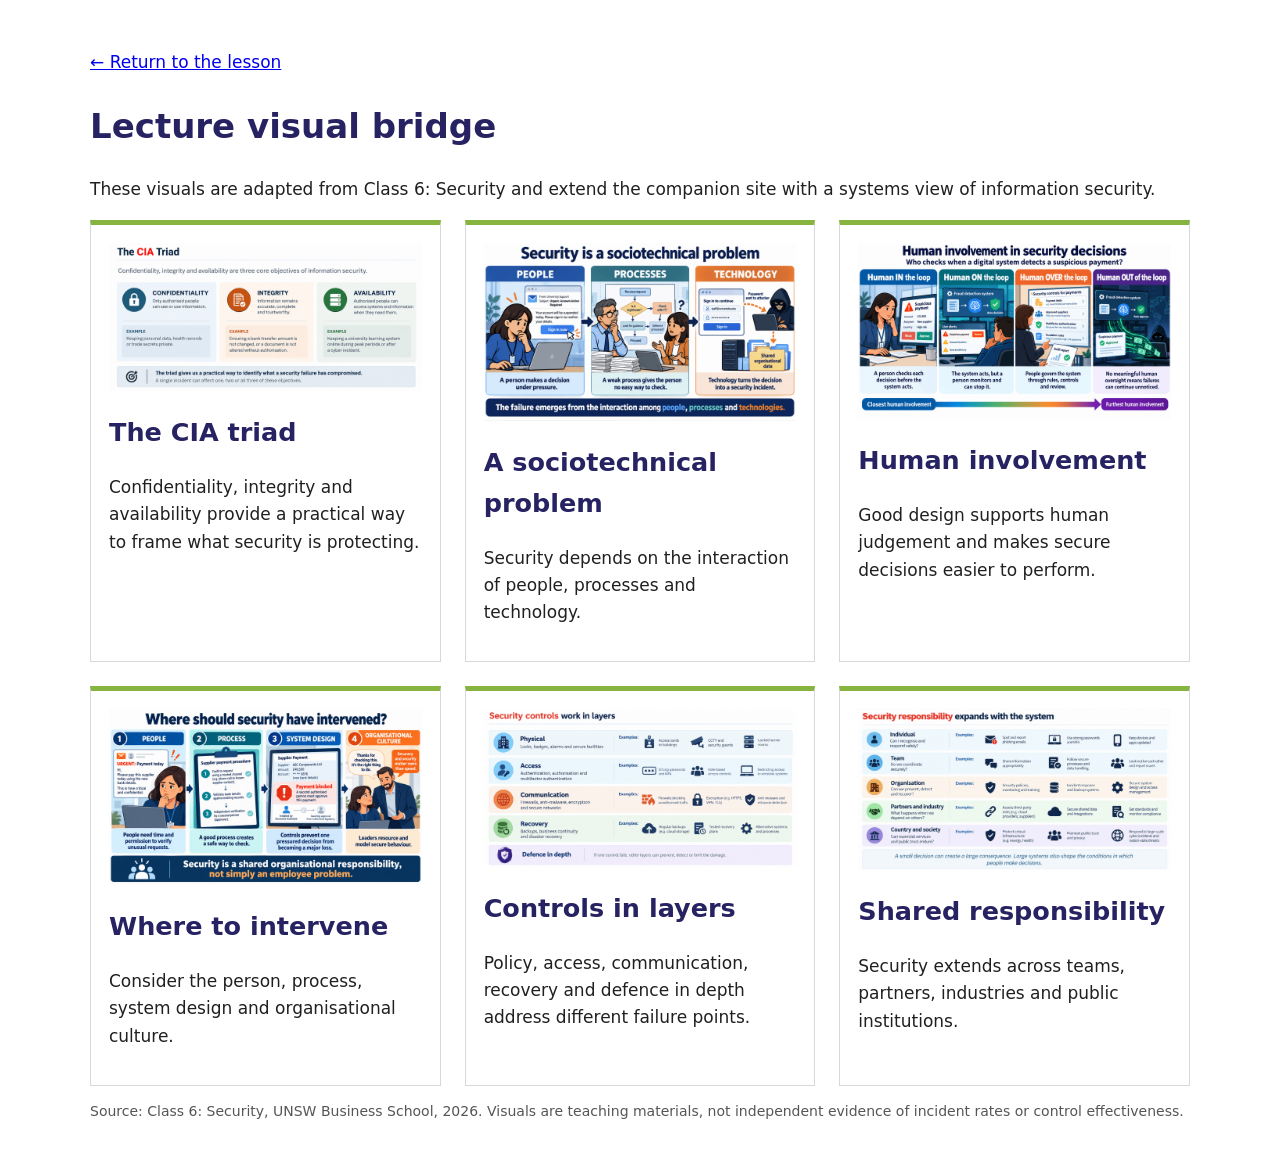
<file: lecture-visuals.html>
<!doctype html><html lang="en"><head><meta charset="utf-8"><meta name="viewport" content="width=device-width,initial-scale=1"><title>Lecture visuals · Information Security</title><link rel="stylesheet" href="assets/cognitive-security.css"><style>body{max-width:1100px;margin:0 auto;padding:32px;font:17px/1.6 system-ui;color:#202020}h1,h2{color:#272262}.gallery{display:grid;grid-template-columns:repeat(auto-fit,minmax(320px,1fr));gap:24px}.card{border:1px solid #d5d9db;padding:18px;border-top:5px solid #86b43f}.card img{display:block;width:100%;height:auto}.small{color:#565656;font-size:14px}@media(max-width:600px){body{padding:20px}}</style></head><body><p><a href="index.html">← Return to the lesson</a></p><h1>Lecture visual bridge</h1><p>These visuals are adapted from Class 6: Security and extend the companion site with a systems view of information security.</p><div class="gallery"><article class="card"><img src="assets/lecture/cia-triad.png" alt="The CIA triad"><h2>The CIA triad</h2><p>Confidentiality, integrity and availability provide a practical way to frame what security is protecting.</p></article><article class="card"><img src="assets/lecture/sociotechnical-security.png" alt="Security as a sociotechnical problem"><h2>A sociotechnical problem</h2><p>Security depends on the interaction of people, processes and technology.</p></article><article class="card"><img src="assets/lecture/human-in-the-loop.png" alt="Human involvement in security decisions"><h2>Human involvement</h2><p>Good design supports human judgement and makes secure decisions easier to perform.</p></article><article class="card"><img src="assets/lecture/security-intervention.png" alt="Where security should intervene"><h2>Where to intervene</h2><p>Consider the person, process, system design and organisational culture.</p></article><article class="card"><img src="assets/lecture/security-controls-layers.png" alt="Security controls work in layers"><h2>Controls in layers</h2><p>Policy, access, communication, recovery and defence in depth address different failure points.</p></article><article class="card"><img src="assets/lecture/security-responsibility.png" alt="Security responsibility across the system"><h2>Shared responsibility</h2><p>Security extends across teams, partners, industries and public institutions.</p></article></div><p class="small">Source: Class 6: Security, UNSW Business School, 2026. Visuals are teaching materials, not independent evidence of incident rates or control effectiveness.</p></body></html>
</file>
<file: assets/cognitive-security.css>
/* Cognitive security extension: uses the companion's existing design tokens. */
.cs-module{margin:36px 0 42px;border-top:5px solid var(--leaf);padding-top:24px}.cs-intro{background:var(--blue);padding:24px;border-left:6px solid var(--brand)}.cs-intro h2{margin-top:14px}.cs-lead{font-size:23px;font-weight:700;line-height:1.4;color:var(--brand)}.cs-module h3{margin-top:38px}.cs-module h4{font-size:20px;line-height:1.35;color:var(--brand);margin:14px 0}.cs-module figure{margin:24px 0}.cs-system-row{display:grid;grid-template-columns:1fr 1.2fr 1fr;gap:10px}.cs-system-row>div{border:1px solid var(--line);padding:18px;background:#f5f7f8}.cs-system-row strong{display:block;margin:8px 0}.cs-system-row span{color:var(--accent);font-size:27px;font-weight:800}.cs-system-row .cs-person{background:var(--brand);color:white;border-bottom:6px solid var(--leaf)}.cs-person span{color:#cce39c}.cs-system figcaption{font-size:14px;margin-top:12px;color:var(--muted)}.cs-cards{display:grid;grid-template-columns:1fr 1fr;gap:18px;margin:20px 0}.cs-vignette{padding:20px;border:1px solid var(--line);border-top:4px solid var(--brand);min-width:0;background:white}.cs-vignette details{padding:12px;font-size:16px}.cs-activity{padding:24px;background:#f4f7f8;border:1px solid #a4b8bf;border-top:4px solid var(--accent);margin:24px 0}.cs-activity>h3:first-of-type{margin-top:12px}.cs-inbox{display:grid;grid-template-columns:1fr 1fr;gap:10px;padding:15px;background:var(--brand);margin:18px 0;border-radius:6px}.cs-notice{text-align:left;background:white;color:var(--ink);padding:14px;border:3px solid transparent;border-radius:4px;min-height:90px}.cs-notice strong,.cs-notice span{display:block}.cs-notice span{font-size:15px}.cs-notice[aria-pressed=true]{border-color:#64902b;background:var(--green)}.cs-notice[hidden]{display:none}.cs-tools{display:flex;gap:10px;flex-wrap:wrap;margin:14px 0}.cs-tools button{font-size:15px;padding:10px 12px;min-height:44px}.cs-response{padding:15px 18px;background:var(--green);border-left:4px solid var(--leaf);min-height:30px}.cs-response:empty{display:none}.cs-module select{max-width:100%;width:100%;font:inherit;padding:12px;margin-top:8px;background:white;border:1px solid #73858f}.cs-chain{display:grid;grid-template-columns:repeat(4,1fr);gap:6px;margin:20px 0}.cs-chain button{padding:14px 8px;background:white;border:2px solid var(--brand);font-size:15px;color:var(--brand);font-weight:700}.cs-chain button[aria-pressed=true]{background:var(--brand);color:white;border-bottom:5px solid var(--leaf)}.cs-chain span{display:block;font-size:24px}.cs-prompt{max-width:540px;margin:20px auto;padding:24px;background:white;border:2px solid var(--brand);box-shadow:6px 6px 0 #e0e6eb}.cs-prompt>p{font-size:14px;color:var(--muted)}.cs-module blockquote{margin:15px 0;padding-left:15px;border-left:4px solid var(--leaf)}.cs-boundary{display:flex;align-items:center;gap:15px;margin-top:25px}.cs-boundary div{flex:1;padding:18px;border:2px solid var(--brand);background:white}.cs-boundary strong{display:block;color:var(--brand)}.cs-boundary>span{font-size:30px;color:var(--accent)}.cs-responsibility{display:grid;grid-template-columns:repeat(3,1fr);gap:15px}.cs-responsibility article{padding:18px;background:var(--blue);border-top:4px solid var(--leaf)}.cs-private fieldset{border:1px solid #8e9ca3;margin:20px 0;padding:16px}.cs-private legend{font-weight:700;padding:0 6px}.cs-private label{margin:12px 0}.cs-private input{width:20px;height:20px;vertical-align:middle;margin-right:9px;accent-color:var(--brand)}.cs-private textarea{width:100%;font:inherit;padding:12px;resize:vertical;min-height:170px;border:1px solid #73858f}.cs-module :is(button,input,select,textarea,summary):focus-visible{outline:3px solid #145e94;outline-offset:4px}.cs-print-plan{display:none;white-space:pre-wrap}.cs-module button{touch-action:manipulation}body:not(.cs-ready) .cs-module button,body:not(.cs-ready) .cs-module select{display:none}body:not(.cs-ready) .cs-inbox button{display:block;cursor:default}body:not(.cs-ready) #cs-checkup fieldset,body:not(.cs-ready) #cs-plan,body:not(.cs-ready) label[for=cs-plan],body:not(.cs-ready) #cs-habits,body:not(.cs-ready) #cs-plan-status{display:none}
@media(max-width:1050px){.cs-responsibility{grid-template-columns:1fr}.cs-chain{grid-template-columns:1fr 1fr}.cs-system-row{grid-template-columns:1fr}}
@media(max-width:650px){.cs-cards,.cs-inbox{grid-template-columns:1fr}.cs-activity,.cs-intro{padding:17px}.cs-vignette{padding:16px}.cs-boundary{flex-direction:column;align-items:stretch}.cs-boundary>span{transform:rotate(90deg);text-align:center}.cs-tools button{width:100%}.cs-lead{font-size:20px}.cs-module{overflow-wrap:anywhere}.cs-chain span{display:none}}
@media print{.cs-module{border-top:3px solid #333}.cs-module :is(button,select),.cs-module .cs-tools,.cs-module .cs-prompt,#cs-checkup fieldset,#cs-habits,#cs-plan,#cs-plan-status,#cs-notice-feedback,#cs-fatigue-feedback,#cs-chain-result{display:none!important}.cs-inbox{display:block;background:white;padding:0}.cs-inbox button{display:block!important;background:white;color:#222;border:1px solid #aaa;min-height:0;padding:8px;margin:5px 0}.cs-cards,.cs-system-row,.cs-responsibility{display:block}.cs-vignette,.cs-responsibility article{margin:12px 0;break-inside:avoid}.cs-system-row>div{margin:8px 0}.cs-person{background:white!important;color:#222!important}.cs-person span{color:#222}.cs-activity,.cs-intro{padding:12px;background:white}.cs-print-plan{display:block;border:1px solid #888;padding:12px}.cs-module h3{margin-top:22px}.cs-boundary{break-inside:avoid}.cs-module details{break-inside:auto}}
</file>
